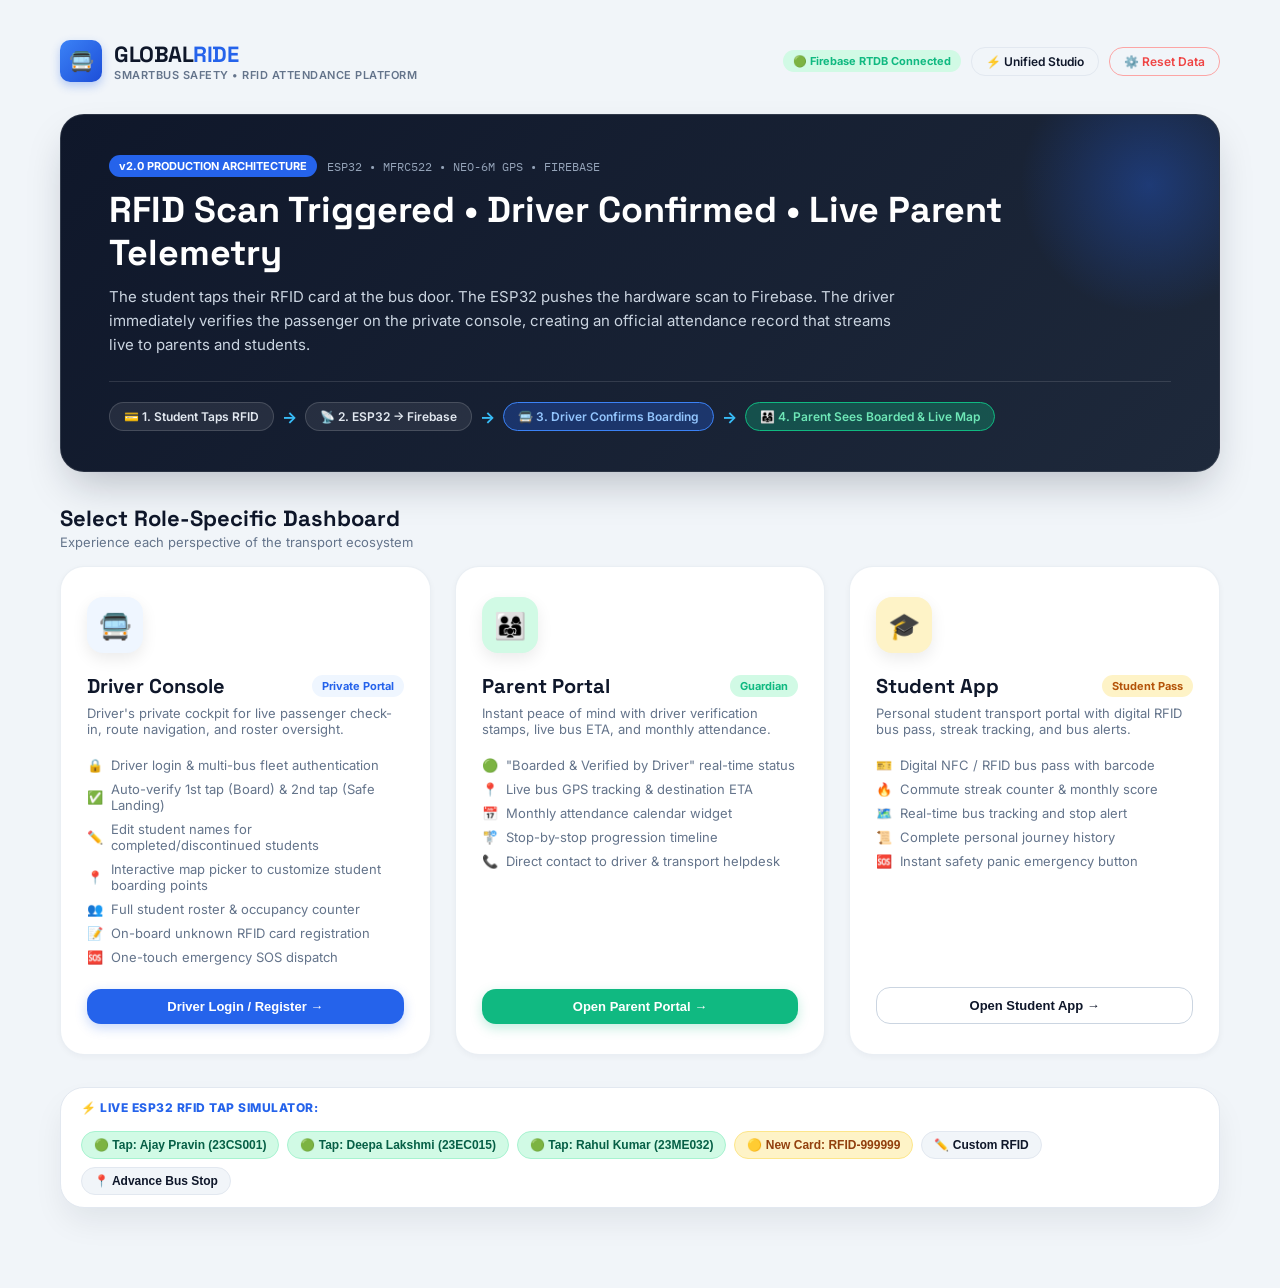
<file: index.html>
<!DOCTYPE html>
<html lang="en">
<head>
  <meta charset="UTF-8">
  <meta name="viewport" content="width=device-width, initial-scale=1.0">
  <title>SMARTBUS &bull; GlobalRide — Smart College Bus Attendance Platform</title>
  
  <!-- Google Fonts -->
  <link rel="preconnect" href="https://fonts.googleapis.com">
  <link rel="preconnect" href="https://fonts.gstatic.com" crossorigin>
  <link href="https://fonts.googleapis.com/css2?family=IBM+Plex+Mono:wght@400;500;600&family=Inter:wght@300;400;500;600;700;800&family=Space+Grotesk:wght@500;600;700&display=swap" rel="stylesheet">
  
  <!-- Shared GlobalRide Design System -->
  <link rel="stylesheet" href="globalride.css">

  <style>
    body {
      background: #f1f5f9;
    }

    .landing-container {
      max-width: 1200px;
      margin: 0 auto;
      padding: 40px 20px 80px 20px;
      display: flex;
      flex-direction: column;
      gap: 32px;
    }

    .landing-hero {
      background: linear-gradient(135deg, #0f172a 0%, #1e293b 100%);
      color: #fff;
      border-radius: var(--radius-xl);
      padding: 40px 48px;
      box-shadow: 0 20px 40px -10px rgba(15, 23, 42, 0.25);
      position: relative;
      overflow: hidden;
      border: 1px solid rgba(255, 255, 255, 0.1);
    }

    .landing-hero::before {
      content: '';
      position: absolute;
      right: -60px;
      top: -60px;
      width: 260px;
      height: 260px;
      background: radial-gradient(circle, rgba(37, 99, 235, 0.35) 0%, rgba(37, 99, 235, 0) 70%);
      pointer-events: none;
    }

    .workflow-pill-bar {
      display: flex;
      align-items: center;
      gap: 8px;
      flex-wrap: wrap;
      margin-top: 24px;
      padding-top: 20px;
      border-top: 1px solid rgba(255, 255, 255, 0.12);
    }

    .wf-step {
      display: inline-flex;
      align-items: center;
      gap: 8px;
      background: rgba(255, 255, 255, 0.08);
      border: 1px solid rgba(255, 255, 255, 0.15);
      padding: 6px 14px;
      border-radius: var(--radius-pill);
      font-size: 12px;
      font-weight: 600;
      color: #e2e8f0;
    }

    .wf-arrow {
      color: #38bdf8;
      font-weight: 700;
    }

    /* Portal Launch Cards Grid */
    .portal-cards-grid {
      display: grid;
      grid-template-columns: repeat(3, 1fr);
      gap: 24px;
    }

    @media (max-width: 900px) {
      .portal-cards-grid {
        grid-template-columns: 1fr;
      }
      .landing-hero {
        padding: 28px 24px;
      }
    }

    .portal-card {
      background: #ffffff;
      border-radius: var(--radius-xl);
      padding: 30px 26px;
      border: 1px solid var(--border-subtle);
      box-shadow: var(--shadow-sm);
      display: flex;
      flex-direction: column;
      text-decoration: none;
      color: inherit;
      position: relative;
      transition: all var(--transition-normal);
    }

    .portal-card:hover {
      transform: translateY(-6px);
      box-shadow: var(--shadow-lg);
      border-color: var(--primary);
    }

    .portal-card-icon {
      width: 56px;
      height: 56px;
      border-radius: 16px;
      display: flex;
      align-items: center;
      justify-content: center;
      font-size: 26px;
      margin-bottom: 20px;
      box-shadow: 0 6px 16px rgba(0, 0, 0, 0.08);
    }

    .portal-features-list {
      list-style: none;
      display: flex;
      flex-direction: column;
      gap: 8px;
      margin: 20px 0 24px 0;
      font-size: 13px;
      color: var(--text-muted);
    }

    .portal-features-list li {
      display: flex;
      align-items: center;
      gap: 8px;
    }
  </style>
</head>
<body>

  <div class="landing-container">
    
    <!-- Top Header Brand Navigation -->
    <header style="display:flex; justify-content:space-between; align-items:center; flex-wrap:wrap; gap:16px;">
      <div style="display:flex; align-items:center; gap:12px;">
        <div class="brand-logo-icon" style="width:42px; height:42px; font-size:20px;">🚍</div>
        <div>
          <div class="brand-text" style="font-size:22px;">GLOBAL<span>RIDE</span></div>
          <div style="font-size:11px; color:var(--text-muted); font-weight:600; letter-spacing:0.5px;">SMARTBUS SAFETY &bull; RFID ATTENDANCE PLATFORM</div>
        </div>
      </div>

      <div style="display:flex; align-items:center; gap:10px;">
        <span class="gr-pill-badge gr-pill-green">🟢 Firebase RTDB Connected</span>
        <a href="bus_dashboard.html" class="btn-gr btn-gr-outline" style="font-size:12px; padding:6px 14px;">
          ⚡ Unified Studio
        </a>
        <a href="reset_data.html" class="btn-gr btn-gr-outline" style="font-size:12px; padding:6px 14px; color:#ef4444; border-color:#fca5a5;" title="System Reset &amp; Clean Data">
          ⚙️ Reset Data
        </a>
      </div>
    </header>

    <!-- Executive Hero Banner -->
    <section class="landing-hero">
      <div style="display:flex; align-items:center; gap:10px;">
        <span class="gr-pill-badge gr-pill-blue" style="background:#2563eb; color:#fff;">v2.0 PRODUCTION ARCHITECTURE</span>
        <span style="font-family:'IBM Plex Mono'; font-size:12px; color:#94a3b8;">ESP32 &bull; MFRC522 &bull; NEO-6M GPS &bull; FIREBASE</span>
      </div>

      <h1 style="font-family:'Space Grotesk'; font-size:36px; font-weight:800; margin-top:12px; line-height:1.2;">
        RFID Scan Triggered &bull; Driver Confirmed &bull; Live Parent Telemetry
      </h1>
      <p style="color:#cbd5e1; font-size:15px; max-width:800px; margin-top:10px; line-height:1.6;">
        The student taps their RFID card at the bus door. The ESP32 pushes the hardware scan to Firebase. The driver immediately verifies the passenger on the private console, creating an official attendance record that streams live to parents and students.
      </p>

      <!-- Workflow Timeline Pills -->
      <div class="workflow-pill-bar">
        <div class="wf-step">
          <span>💳 1. Student Taps RFID</span>
        </div>
        <span class="wf-arrow">&rarr;</span>
        <div class="wf-step">
          <span>📡 2. ESP32 &rarr; Firebase</span>
        </div>
        <span class="wf-arrow">&rarr;</span>
        <div class="wf-step" style="background:rgba(37, 99, 235, 0.3); border-color:#3b82f6; color:#93c5fd;">
          <span>🚍 3. Driver Confirms Boarding</span>
        </div>
        <span class="wf-arrow">&rarr;</span>
        <div class="wf-step" style="background:rgba(16, 185, 129, 0.3); border-color:#10b981; color:#6ee7b7;">
          <span>👨‍👩‍👧 4. Parent Sees Boarded & Live Map</span>
        </div>
      </div>
    </section>

    <!-- Role Portals Grid -->
    <section>
      <div style="margin-bottom:16px;">
        <h2 style="font-family:'Space Grotesk'; font-size:22px; font-weight:700;">Select Role-Specific Dashboard</h2>
        <p style="font-size:13px; color:var(--text-muted); margin-top:2px;">Experience each perspective of the transport ecosystem</p>
      </div>

      <div class="portal-cards-grid">
        
        <!-- Role 1: Driver Dashboard -->
        <a href="driver_auth.html" class="portal-card">
          <div class="portal-card-icon" style="background:#eff6ff; color:#2563eb;">
            🚍
          </div>
          <div style="display:flex; justify-content:space-between; align-items:center;">
            <h3 style="font-family:'Space Grotesk'; font-size:20px; font-weight:700;">Driver Console</h3>
            <span class="gr-pill-badge gr-pill-blue">Private Portal</span>
          </div>
          <p style="font-size:13px; color:var(--text-muted); margin-top:6px;">
            Driver's private cockpit for live passenger check-in, route navigation, and roster oversight.
          </p>
          <ul class="portal-features-list">
            <li><span>🔒</span> Driver login &amp; multi-bus fleet authentication</li>
            <li><span>✅</span> Auto-verify 1st tap (Board) & 2nd tap (Safe Landing)</li>
            <li><span>✏️</span> Edit student names for completed/discontinued students</li>
            <li><span>📍</span> Interactive map picker to customize student boarding points</li>
            <li><span>👥</span> Full student roster & occupancy counter</li>
            <li><span>📝</span> On-board unknown RFID card registration</li>
            <li><span>🆘</span> One-touch emergency SOS dispatch</li>
          </ul>
          <div style="margin-top:auto;">
            <button class="btn-gr btn-gr-primary" style="width:100%;">
              Driver Login / Register &rarr;
            </button>
          </div>
        </a>

        <!-- Role 2: Parent Dashboard -->
        <a href="parent_dashboard.html" class="portal-card">
          <div class="portal-card-icon" style="background:#d1fae5; color:#059669;">
            👨‍👩‍👧
          </div>
          <div style="display:flex; justify-content:space-between; align-items:center;">
            <h3 style="font-family:'Space Grotesk'; font-size:20px; font-weight:700;">Parent Portal</h3>
            <span class="gr-pill-badge gr-pill-green">Guardian</span>
          </div>
          <p style="font-size:13px; color:var(--text-muted); margin-top:6px;">
            Instant peace of mind with driver verification stamps, live bus ETA, and monthly attendance.
          </p>
          <ul class="portal-features-list">
            <li><span>🟢</span> "Boarded & Verified by Driver" real-time status</li>
            <li><span>📍</span> Live bus GPS tracking & destination ETA</li>
            <li><span>📅</span> Monthly attendance calendar widget</li>
            <li><span>🚏</span> Stop-by-stop progression timeline</li>
            <li><span>📞</span> Direct contact to driver & transport helpdesk</li>
          </ul>
          <div style="margin-top:auto;">
            <button class="btn-gr btn-gr-success" style="width:100%;">
              Open Parent Portal &rarr;
            </button>
          </div>
        </a>

        <!-- Role 3: Student Dashboard -->
        <a href="student_dashboard.html" class="portal-card">
          <div class="portal-card-icon" style="background:#fef3c7; color:#d97706;">
            🎓
          </div>
          <div style="display:flex; justify-content:space-between; align-items:center;">
            <h3 style="font-family:'Space Grotesk'; font-size:20px; font-weight:700;">Student App</h3>
            <span class="gr-pill-badge gr-pill-orange">Student Pass</span>
          </div>
          <p style="font-size:13px; color:var(--text-muted); margin-top:6px;">
            Personal student transport portal with digital RFID bus pass, streak tracking, and bus alerts.
          </p>
          <ul class="portal-features-list">
            <li><span>🎫</span> Digital NFC / RFID bus pass with barcode</li>
            <li><span>🔥</span> Commute streak counter & monthly score</li>
            <li><span>🗺️</span> Real-time bus tracking and stop alert</li>
            <li><span>📜</span> Complete personal journey history</li>
            <li><span>🆘</span> Instant safety panic emergency button</li>
          </ul>
          <div style="margin-top:auto;">
            <button class="btn-gr btn-gr-outline" style="width:100%; border-color:#cbd5e1;">
              Open Student App &rarr;
            </button>
          </div>
        </a>

      </div>
    </section>

    <!-- LIVE HARDWARE SIMULATOR BAR -->
    <section class="simulator-dock">
      <div class="sim-title-tag">
        <span>⚡ LIVE ESP32 RFID TAP SIMULATOR:</span>
      </div>
      <div class="sim-btn-group">
        <button class="btn-sim sim-green" onclick="testTap('RFID-102938')">🟢 Tap: Ajay Pravin (23CS001)</button>
        <button class="btn-sim sim-green" onclick="testTap('RFID-882194')">🟢 Tap: Deepa Lakshmi (23EC015)</button>
        <button class="btn-sim sim-green" onclick="testTap('RFID-554412')">🟢 Tap: Rahul Kumar (23ME032)</button>
        <button class="btn-sim sim-yellow" onclick="testTap('RFID-999999')">🟡 New Card: RFID-999999</button>
        <button class="btn-sim" onclick="promptCustom()">✏️ Custom RFID</button>
        <button class="btn-sim" onclick="advanceStop()">📍 Advance Bus Stop</button>
      </div>
    </section>

  </div>

  <!-- Toast Container -->
  <div class="gr-toast-container" id="toastContainer"></div>

  <!-- Shared Store -->
  <script src="shared_store.js"></script>

  <script>
    let stopIdx = 1;

    window.addEventListener('DOMContentLoaded', () => {
      window.smartBusStore.subscribe((eventType, payload, state) => {
        if (eventType === 'UNKNOWN_CARD_DETECTED') {
          showToast(`⚠️ NEW UNREGISTERED CARD SCANNED: ${payload.rfid}! Open Driver Console to register!`, 'warning');
        } else if (eventType === 'STUDENT_BOARDED') {
          showToast(`🟢 1st Tap: ${payload.student.name} (${payload.student.student_id}) Boarded BUS001!`, 'success');
        } else if (eventType === 'STUDENT_LANDED') {
          showToast(`🏁 2nd Tap: ${payload.student.name} (${payload.student.student_id}) Safely Landed / Dropped Off!`, 'success');
        } else if (eventType === 'STUDENT_REGISTERED') {
          showToast(`🎉 Registered & Boarded: ${payload.student.name}!`, 'success');
        }
      });
    });

    function testTap(rfid) {
      window.smartBusStore.handleIncomingScan(rfid);
    }

    function promptCustom() {
      const rfid = prompt("Enter RFID UID (e.g. RFID-889900):", "RFID-556677");
      if (rfid) window.smartBusStore.handleIncomingScan(rfid);
    }

    function advanceStop() {
      stopIdx = (stopIdx + 1) % 4;
      window.smartBusStore.advanceRoute(stopIdx);
      const stopName = window.smartBusStore.getState().busData.current_stop;
      showToast(`📍 Bus reached: ${stopName}`, 'info');
    }

    function showToast(msg, type = 'info') {
      const container = document.getElementById('toastContainer');
      const toast = document.createElement('div');
      toast.className = `gr-toast ${type}`;
      toast.innerHTML = `<span>${msg}</span>`;
      container.appendChild(toast);
      setTimeout(() => {
        toast.style.opacity = '0';
        toast.style.transform = 'translateX(100%)';
        setTimeout(() => toast.remove(), 300);
      }, 4000);
    }
  </script>
</body>
</html>
</file>
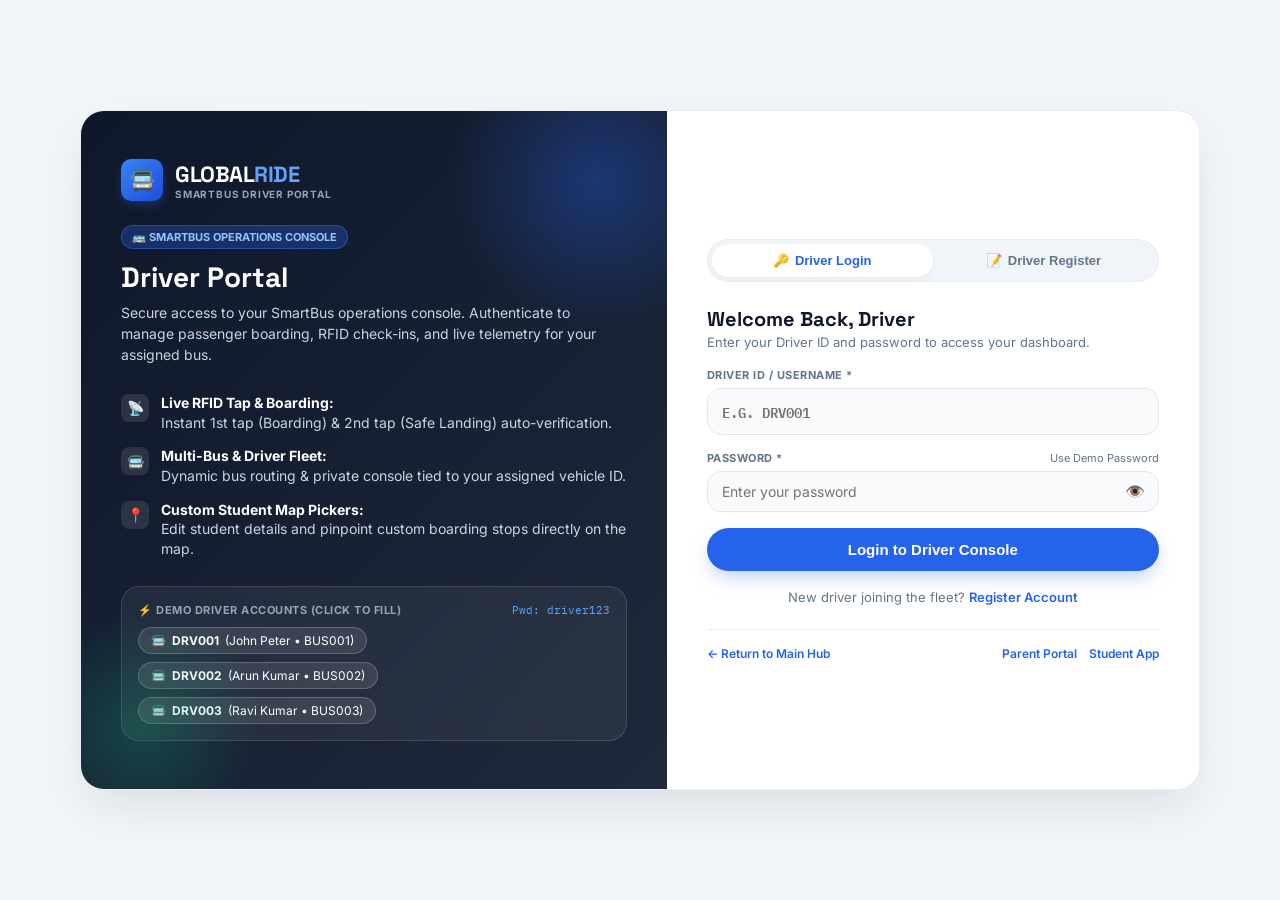
<file: driver_auth.html>
<!DOCTYPE html>
<html lang="en">
<head>
  <meta charset="UTF-8">
  <meta name="viewport" content="width=device-width, initial-scale=1.0">
  <title>Driver Portal &bull; Login &amp; Registration — SMARTBUS GlobalRide</title>

  <!-- Google Fonts -->
  <link rel="preconnect" href="https://fonts.googleapis.com">
  <link rel="preconnect" href="https://fonts.gstatic.com" crossorigin>
  <link href="https://fonts.googleapis.com/css2?family=IBM+Plex+Mono:wght@400;500;600&family=Inter:wght@300;400;500;600;700;800&family=Space+Grotesk:wght@500;600;700;800&display=swap" rel="stylesheet">

  <!-- Shared GlobalRide Design System -->
  <link rel="stylesheet" href="globalride.css">

  <style>
    body {
      background: #f1f5f9;
      min-height: 100vh;
      display: flex;
      flex-direction: column;
      justify-content: center;
      align-items: center;
      padding: 24px 16px;
    }

    .auth-wrapper {
      width: 100%;
      max-width: 1120px;
      display: grid;
      grid-template-columns: 1.1fr 1fr;
      background: #ffffff;
      border-radius: var(--radius-xl);
      border: 1px solid var(--border-subtle);
      box-shadow: 0 20px 50px -12px rgba(15, 23, 42, 0.12);
      overflow: hidden;
      min-height: 640px;
    }

    @media (max-width: 900px) {
      .auth-wrapper {
        grid-template-columns: 1fr;
        max-width: 520px;
      }
      .auth-hero-panel {
        padding: 32px 24px !important;
      }
      .auth-form-panel {
        padding: 32px 24px !important;
      }
    }

    /* Left Hero Panel */
    .auth-hero-panel {
      background: linear-gradient(135deg, #0f172a 0%, #1e293b 100%);
      color: #ffffff;
      padding: 48px 40px;
      display: flex;
      flex-direction: column;
      justify-content: space-between;
      position: relative;
      overflow: hidden;
    }

    .auth-hero-panel::before {
      content: '';
      position: absolute;
      top: -80px;
      right: -80px;
      width: 300px;
      height: 300px;
      background: radial-gradient(circle, rgba(37, 99, 235, 0.35) 0%, rgba(37, 99, 235, 0) 70%);
      pointer-events: none;
    }

    .auth-hero-panel::after {
      content: '';
      position: absolute;
      bottom: -60px;
      left: -60px;
      width: 240px;
      height: 240px;
      background: radial-gradient(circle, rgba(16, 185, 129, 0.25) 0%, rgba(16, 185, 129, 0) 70%);
      pointer-events: none;
    }

    .hero-features-list {
      list-style: none;
      display: flex;
      flex-direction: column;
      gap: 14px;
      margin: 28px 0;
    }

    .hero-features-list li {
      display: flex;
      align-items: flex-start;
      gap: 12px;
      font-size: 14px;
      color: #cbd5e1;
      line-height: 1.4;
    }

    .hero-features-list li .feat-icon {
      width: 28px;
      height: 28px;
      border-radius: 8px;
      background: rgba(255, 255, 255, 0.1);
      display: flex;
      align-items: center;
      justify-content: center;
      font-size: 14px;
      flex-shrink: 0;
      margin-top: 1px;
    }

    .hero-features-list li strong {
      color: #ffffff;
    }

    .demo-drivers-card {
      background: rgba(255, 255, 255, 0.06);
      border: 1px solid rgba(255, 255, 255, 0.12);
      border-radius: var(--radius-lg);
      padding: 16px;
      backdrop-filter: blur(10px);
    }

    .demo-driver-chips {
      display: flex;
      flex-wrap: wrap;
      gap: 8px;
      margin-top: 10px;
    }

    .demo-chip {
      background: rgba(255, 255, 255, 0.1);
      border: 1px solid rgba(255, 255, 255, 0.2);
      border-radius: var(--radius-pill);
      padding: 5px 12px;
      font-size: 12px;
      color: #ffffff;
      cursor: pointer;
      display: flex;
      align-items: center;
      gap: 6px;
      transition: all var(--transition-fast);
    }

    .demo-chip:hover {
      background: var(--primary);
      border-color: #60a5fa;
      transform: translateY(-1px);
    }

    /* Right Form Panel */
    .auth-form-panel {
      padding: 44px 40px;
      display: flex;
      flex-direction: column;
      justify-content: center;
      background: #ffffff;
    }

    .auth-tab-switch {
      display: flex;
      background: var(--bg-muted);
      padding: 4px;
      border-radius: var(--radius-pill);
      margin-bottom: 24px;
      border: 1px solid var(--border-subtle);
    }

    .auth-tab-btn {
      flex: 1;
      text-align: center;
      padding: 9px 16px;
      font-size: 13px;
      font-weight: 700;
      border-radius: var(--radius-pill);
      border: none;
      background: transparent;
      color: var(--text-muted);
      cursor: pointer;
      transition: all var(--transition-fast);
      display: flex;
      align-items: center;
      justify-content: center;
      gap: 6px;
    }

    .auth-tab-btn.active {
      background: #ffffff;
      color: var(--primary);
      box-shadow: var(--shadow-sm);
    }

    .form-group {
      margin-bottom: 16px;
    }

    .form-group label {
      display: block;
      font-size: 11px;
      font-weight: 700;
      letter-spacing: 0.5px;
      color: var(--text-muted);
      margin-bottom: 6px;
      text-transform: uppercase;
    }

    .form-input-wrapper {
      position: relative;
      display: flex;
      align-items: center;
    }

    .form-input {
      width: 100%;
      padding: 11px 14px;
      border-radius: var(--radius-md);
      border: 1px solid var(--border-color);
      background: var(--bg-input);
      font-size: 14px;
      color: var(--text-main);
      outline: none;
      transition: all var(--transition-fast);
      font-family: inherit;
    }

    .form-input:focus {
      border-color: var(--primary);
      background: #ffffff;
      box-shadow: 0 0 0 3px var(--primary-subtle);
    }

    .form-input.has-pwd-toggle {
      padding-right: 42px;
    }

    .pwd-toggle-btn {
      position: absolute;
      right: 10px;
      background: none;
      border: none;
      cursor: pointer;
      font-size: 16px;
      color: var(--text-muted);
      padding: 4px;
      border-radius: 4px;
      display: flex;
      align-items: center;
      justify-content: center;
      transition: color var(--transition-fast);
    }

    .pwd-toggle-btn:hover {
      color: var(--text-main);
    }

    .form-row-2 {
      display: grid;
      grid-template-columns: 1fr 1fr;
      gap: 12px;
    }

    @media (max-width: 540px) {
      .form-row-2 {
        grid-template-columns: 1fr;
      }
    }

    .auth-btn-submit {
      width: 100%;
      padding: 13px;
      font-size: 15px;
      font-weight: 700;
      border-radius: var(--radius-pill);
      background: var(--primary);
      color: #ffffff;
      border: none;
      cursor: pointer;
      box-shadow: var(--shadow-blue);
      transition: all var(--transition-fast);
      display: flex;
      align-items: center;
      justify-content: center;
      gap: 8px;
      margin-top: 10px;
    }

    .auth-btn-submit:hover:not(:disabled) {
      background: var(--primary-hover);
      transform: translateY(-1px);
    }

    .auth-btn-submit:disabled {
      opacity: 0.65;
      cursor: not-allowed;
    }

    .auth-banner {
      padding: 12px 16px;
      border-radius: var(--radius-md);
      font-size: 13px;
      margin-bottom: 18px;
      display: flex;
      align-items: center;
      gap: 10px;
      line-height: 1.4;
      animation: fadeIn 0.2s ease;
    }

    @keyframes fadeIn {
      from { opacity: 0; transform: translateY(-4px); }
      to { opacity: 1; transform: translateY(0); }
    }

    .auth-banner.error {
      background: #fee2e2;
      border: 1px solid #fca5a5;
      color: #991b1b;
    }

    .auth-banner.success {
      background: #d1fae5;
      border: 1px solid #6ee7b7;
      color: #065f46;
    }

    .auth-banner.info {
      background: #eff6ff;
      border: 1px solid #93c5fd;
      color: #1e40af;
    }

    .auth-banner.warning {
      background: #fef3c7;
      border: 1px solid #fcd34d;
      color: #92400e;
    }

    .spinner {
      width: 16px;
      height: 16px;
      border: 2px solid rgba(255, 255, 255, 0.3);
      border-radius: 50%;
      border-top-color: #ffffff;
      animation: spin 0.8s linear infinite;
    }

    @keyframes spin {
      to { transform: rotate(360deg); }
    }

    .portal-nav-bar {
      margin-top: 24px;
      padding-top: 16px;
      border-top: 1px solid var(--border-subtle);
      display: flex;
      justify-content: space-between;
      align-items: center;
      font-size: 12px;
      color: var(--text-muted);
    }

    .portal-nav-bar a {
      color: var(--primary);
      text-decoration: none;
      font-weight: 600;
    }

    .portal-nav-bar a:hover {
      text-decoration: underline;
    }

    .active-session-banner {
      background: #eff6ff;
      border: 1px solid #bfdbfe;
      border-radius: var(--radius-md);
      padding: 12px 14px;
      margin-bottom: 20px;
      display: flex;
      align-items: center;
      justify-content: space-between;
      gap: 12px;
    }
  </style>
</head>
<body>

  <div class="auth-wrapper">
    
    <!-- LEFT PANEL: Brand, Purpose & Demo Accounts -->
    <div class="auth-hero-panel">
      <div>
        <div style="display:flex; align-items:center; gap:12px; margin-bottom:24px;">
          <div class="brand-logo-icon" style="width:42px; height:42px; font-size:20px;">🚍</div>
          <div>
            <div class="brand-text" style="font-size:22px; color:#fff;">GLOBAL<span style="color:#60a5fa;">RIDE</span></div>
            <div style="font-size:10px; color:#94a3b8; font-weight:700; letter-spacing:0.8px;">SMARTBUS DRIVER PORTAL</div>
          </div>
        </div>

        <div style="margin-top:16px;">
          <span class="gr-pill-badge gr-pill-blue" style="background:rgba(37,99,235,0.3); color:#93c5fd; border:1px solid rgba(59,130,246,0.4);">
            🚌 SMARTBUS OPERATIONS CONSOLE
          </span>
          <h1 style="font-family:'Space Grotesk'; font-size:28px; font-weight:800; margin-top:12px; line-height:1.2;">
            Driver Portal
          </h1>
          <p style="color:#cbd5e1; font-size:14px; margin-top:8px; line-height:1.5;">
            Secure access to your SmartBus operations console. Authenticate to manage passenger boarding, RFID check-ins, and live telemetry for your assigned bus.
          </p>
        </div>

        <ul class="hero-features-list">
          <li>
            <div class="feat-icon">📡</div>
            <div>
              <strong>Live RFID Tap &amp; Boarding:</strong>
              <div>Instant 1st tap (Boarding) &amp; 2nd tap (Safe Landing) auto-verification.</div>
            </div>
          </li>
          <li>
            <div class="feat-icon">🚍</div>
            <div>
              <strong>Multi-Bus &amp; Driver Fleet:</strong>
              <div>Dynamic bus routing &amp; private console tied to your assigned vehicle ID.</div>
            </div>
          </li>
          <li>
            <div class="feat-icon">📍</div>
            <div>
              <strong>Custom Student Map Pickers:</strong>
              <div>Edit student details and pinpoint custom boarding stops directly on the map.</div>
            </div>
          </li>
        </ul>
      </div>

      <!-- Quick Demo Credentials Box -->
      <div class="demo-drivers-card">
        <div style="display:flex; justify-content:space-between; align-items:center;">
          <span style="font-size:11px; font-weight:700; letter-spacing:0.5px; color:#94a3b8; text-transform:uppercase;">
            ⚡ Demo Driver Accounts (Click to fill)
          </span>
          <span style="font-family:'IBM Plex Mono'; font-size:11px; color:#60a5fa;">Pwd: driver123</span>
        </div>
        <div class="demo-driver-chips">
          <div class="demo-chip" onclick="fillDemoDriver('DRV001', 'driver123')" title="John Peter &bull; Bus BUS001">
            <span>🚍</span> <strong>DRV001</strong> (John Peter &bull; BUS001)
          </div>
          <div class="demo-chip" onclick="fillDemoDriver('DRV002', 'driver123')" title="Arun Kumar &bull; Bus BUS002">
            <span>🚍</span> <strong>DRV002</strong> (Arun Kumar &bull; BUS002)
          </div>
          <div class="demo-chip" onclick="fillDemoDriver('DRV003', 'driver123')" title="Ravi Kumar &bull; Bus BUS003">
            <span>🚍</span> <strong>DRV003</strong> (Ravi Kumar &bull; BUS003)
          </div>
        </div>
      </div>
    </div>

    <!-- RIGHT PANEL: Authentication Tabs & Forms -->
    <div class="auth-form-panel">
      
      <!-- Tab Switcher -->
      <div class="auth-tab-switch">
        <button type="button" class="auth-tab-btn active" id="tabBtnLogin" onclick="switchAuthTab('login')">
          <span>🔑</span> Driver Login
        </button>
        <button type="button" class="auth-tab-btn" id="tabBtnRegister" onclick="switchAuthTab('register')">
          <span>📝</span> Driver Register
        </button>
      </div>

      <!-- Active Session Notice (If already logged in) -->
      <div id="activeSessionNotice" class="active-session-banner" style="display:none;">
        <div style="display:flex; align-items:center; gap:8px;">
          <span style="font-size:18px;">👋</span>
          <div>
            <div style="font-size:12px; font-weight:700; color:#1e40af;" id="activeSessionText">Logged in as Driver</div>
            <div style="font-size:11px; color:#3b82f6;">You currently have an active session.</div>
          </div>
        </div>
        <div style="display:flex; gap:6px;">
          <a href="driver_dashboard.html" class="btn-gr btn-gr-primary" style="font-size:11px; padding:4px 10px; text-decoration:none;">Dashboard &rarr;</a>
          <button type="button" class="btn-gr btn-gr-outline" style="font-size:11px; padding:4px 8px;" onclick="handleQuickLogout()">Logout</button>
        </div>
      </div>

      <!-- Feedback Banner (Error / Success / Info) -->
      <div id="authBanner" style="display:none;" class="auth-banner">
        <span id="authBannerIcon">⚠️</span>
        <span id="authBannerText">Message</span>
      </div>

      <!-- ==========================================
           FORM A: DRIVER LOGIN
           ========================================== -->
      <form id="driverLoginForm" onsubmit="handleDriverLogin(event)">
        <div style="margin-bottom:18px;">
          <h2 style="font-family:'Space Grotesk'; font-size:20px; font-weight:700; color:var(--text-main);">
            Welcome Back, Driver
          </h2>
          <p style="font-size:13px; color:var(--text-muted); margin-top:2px;">
            Enter your Driver ID and password to access your dashboard.
          </p>
        </div>

        <!-- Driver ID Field -->
        <div class="form-group">
          <label for="loginDriverId">Driver ID / Username *</label>
          <div class="form-input-wrapper">
            <input type="text" id="loginDriverId" required placeholder="e.g. DRV001" class="form-input" style="font-family:'IBM Plex Mono'; font-weight:600; text-transform:uppercase;" autocomplete="username">
          </div>
        </div>

        <!-- Password Field -->
        <div class="form-group">
          <div style="display:flex; justify-content:space-between; align-items:center; margin-bottom:6px;">
            <label for="loginPassword" style="margin-bottom:0;">Password *</label>
            <span style="font-size:11px; color:var(--text-muted); cursor:pointer;" onclick="fillDemoDriver('DRV001', 'driver123')">Use Demo Password</span>
          </div>
          <div class="form-input-wrapper">
            <input type="password" id="loginPassword" required placeholder="Enter your password" class="form-input has-pwd-toggle" autocomplete="current-password">
            <button type="button" class="pwd-toggle-btn" onclick="togglePasswordVisibility('loginPassword', this)" title="Show/Hide Password">
              👁️
            </button>
          </div>
        </div>

        <!-- Submit Button -->
        <button type="submit" id="loginSubmitBtn" class="auth-btn-submit">
          <span id="loginBtnText">Login to Driver Console</span>
          <span id="loginBtnSpinner" class="spinner" style="display:none;"></span>
        </button>

        <div style="text-align:center; margin-top:18px; font-size:13px; color:var(--text-muted);">
          New driver joining the fleet? 
          <a href="javascript:void(0)" onclick="switchAuthTab('register')" style="color:var(--primary); font-weight:600; text-decoration:none;">
            Register Account
          </a>
        </div>
      </form>

      <!-- ==========================================
           FORM B: DRIVER REGISTER
           ========================================== -->
      <form id="driverRegisterForm" onsubmit="handleDriverRegister(event)" style="display:none;">
        <div style="margin-bottom:16px;">
          <h2 style="font-family:'Space Grotesk'; font-size:20px; font-weight:700; color:var(--text-main);">
            Create Driver Account
          </h2>
          <p style="font-size:13px; color:var(--text-muted); margin-top:2px;">
            Register a new driver profile with assigned bus and license details.
          </p>
        </div>

        <!-- Full Name -->
        <div class="form-group">
          <label for="regFullName">Full Name *</label>
          <input type="text" id="regFullName" required placeholder="e.g. Arun Kumar" class="form-input" autocomplete="name">
        </div>

        <!-- Driver ID & Bus ID Grid -->
        <div class="form-row-2">
          <div class="form-group">
            <label for="regDriverId">Driver ID / Username *</label>
            <input type="text" id="regDriverId" required placeholder="e.g. DRV004" class="form-input" style="font-family:'IBM Plex Mono'; font-weight:600; text-transform:uppercase;">
          </div>
          <div class="form-group">
            <label for="regBusId">Assigned Bus ID *</label>
            <input type="text" id="regBusId" required placeholder="e.g. BUS002" class="form-input" style="font-family:'IBM Plex Mono'; font-weight:600; text-transform:uppercase;">
          </div>
        </div>

        <!-- Phone & License Grid -->
        <div class="form-row-2">
          <div class="form-group">
            <label for="regPhone">Mobile Number *</label>
            <input type="tel" id="regPhone" required placeholder="+91 98765 43210" class="form-input" autocomplete="tel">
          </div>
          <div class="form-group">
            <label for="regLicense">Driving License Number *</label>
            <input type="text" id="regLicense" required placeholder="DL-TN33-2024-00123" class="form-input" style="font-family:'IBM Plex Mono'; text-transform:uppercase;">
          </div>
        </div>

        <!-- Password & Confirm Password Grid -->
        <div class="form-row-2">
          <div class="form-group">
            <label for="regPassword">Password *</label>
            <div class="form-input-wrapper">
              <input type="password" id="regPassword" required minlength="6" placeholder="Min 6 characters" class="form-input has-pwd-toggle" autocomplete="new-password">
              <button type="button" class="pwd-toggle-btn" onclick="togglePasswordVisibility('regPassword', this)" title="Show/Hide Password">
                👁️
              </button>
            </div>
          </div>
          <div class="form-group">
            <label for="regConfirmPassword">Confirm Password *</label>
            <div class="form-input-wrapper">
              <input type="password" id="regConfirmPassword" required minlength="6" placeholder="Re-enter password" class="form-input has-pwd-toggle" autocomplete="new-password">
              <button type="button" class="pwd-toggle-btn" onclick="togglePasswordVisibility('regConfirmPassword', this)" title="Show/Hide Password">
                👁️
              </button>
            </div>
          </div>
        </div>

        <!-- Submit Button -->
        <button type="submit" id="regSubmitBtn" class="auth-btn-submit" style="background:#10b981;">
          <span id="regBtnText">Create Driver Account</span>
          <span id="regBtnSpinner" class="spinner" style="display:none;"></span>
        </button>

        <div style="text-align:center; margin-top:14px; font-size:13px; color:var(--text-muted);">
          Already have an account? 
          <a href="javascript:void(0)" onclick="switchAuthTab('login')" style="color:var(--primary); font-weight:600; text-decoration:none;">
            Back to Login
          </a>
        </div>
      </form>

      <!-- Bottom Portal Links -->
      <div class="portal-nav-bar">
        <a href="index.html">&larr; Return to Main Hub</a>
        <div style="display:flex; gap:12px;">
          <a href="parent_dashboard.html">Parent Portal</a>
          <a href="student_dashboard.html">Student App</a>
        </div>
      </div>

    </div>

  </div>

  <!-- Shared Store -->
  <script src="shared_store.js"></script>

  <script>
    let currentTab = 'login';

    window.addEventListener('DOMContentLoaded', () => {
      checkUrlParams();
      checkActiveSession();
    });

    // Check URL parameters for redirection alerts (e.g. ?msg=unauthorized)
    function checkUrlParams() {
      const urlParams = new URLSearchParams(window.location.search);
      const msg = urlParams.get('msg');
      const driverId = urlParams.get('driver_id');

      if (msg === 'unauthorized') {
        showBanner('warning', '🔒 Please login as a driver to access the Driver Console.');
      } else if (msg === 'logged_out') {
        showBanner('info', '✅ You have been logged out successfully.');
      } else if (msg === 'expired') {
        showBanner('warning', '⚠️ Your session has expired. Please login again.');
      }

      if (driverId) {
        document.getElementById('loginDriverId').value = driverId.toUpperCase();
      }
    }

    // Check if driver session is already active
    function checkActiveSession() {
      const driver = window.smartBusStore.getAuthenticatedDriver();
      const banner = document.getElementById('activeSessionNotice');
      if (driver && driver.driver_id) {
        document.getElementById('activeSessionText').textContent = `Logged in as ${driver.name} (${driver.bus_id} &bull; ${driver.driver_id})`;
        banner.style.display = 'flex';
      } else {
        banner.style.display = 'none';
      }
    }

    function handleQuickLogout() {
      window.smartBusStore.logoutDriver();
      document.getElementById('activeSessionNotice').style.display = 'none';
      showBanner('info', '✅ Logged out successfully.');
    }

    // Switch between Login and Register tabs
    function switchAuthTab(tab) {
      currentTab = tab;
      hideBanner();

      const btnLogin = document.getElementById('tabBtnLogin');
      const btnReg = document.getElementById('tabBtnRegister');
      const formLogin = document.getElementById('driverLoginForm');
      const formReg = document.getElementById('driverRegisterForm');

      if (tab === 'login') {
        btnLogin.classList.add('active');
        btnReg.classList.remove('active');
        formLogin.style.display = 'block';
        formReg.style.display = 'none';
        document.getElementById('loginDriverId').focus();
      } else {
        btnReg.classList.add('active');
        btnLogin.classList.remove('active');
        formLogin.style.display = 'none';
        formReg.style.display = 'block';
        document.getElementById('regFullName').focus();
      }
    }

    // Toggle Show/Hide password for input fields
    function togglePasswordVisibility(inputId, btn) {
      const input = document.getElementById(inputId);
      if (!input) return;
      if (input.type === 'password') {
        input.type = 'text';
        btn.textContent = '🙈';
        btn.title = 'Hide Password';
      } else {
        input.type = 'password';
        btn.textContent = '👁️';
        btn.title = 'Show Password';
      }
    }

    // Quick helper to fill demo credentials
    function fillDemoDriver(driverId, password) {
      switchAuthTab('login');
      document.getElementById('loginDriverId').value = driverId;
      document.getElementById('loginPassword').value = password;
      showBanner('info', `✨ Filled credentials for <strong>${driverId}</strong>.`);
      document.getElementById('loginPassword').focus();
    }

    // Banner message display helper
    function showBanner(type, htmlMessage) {
      const banner = document.getElementById('authBanner');
      const icon = document.getElementById('authBannerIcon');
      const text = document.getElementById('authBannerText');

      banner.className = `auth-banner ${type}`;
      if (type === 'error') icon.textContent = '❌';
      else if (type === 'success') icon.textContent = '✅';
      else if (type === 'warning') icon.textContent = '⚠️';
      else icon.textContent = 'ℹ️';

      text.innerHTML = htmlMessage;
      banner.style.display = 'flex';
    }

    function hideBanner() {
      const banner = document.getElementById('authBanner');
      banner.style.display = 'none';
    }

    // ==========================================
    // LOGIN SUBMISSION HANDLER
    // ==========================================
    async function handleDriverLogin(e) {
      e.preventDefault();
      hideBanner();

      const driverIdInput = document.getElementById('loginDriverId');
      const passwordInput = document.getElementById('loginPassword');
      const submitBtn = document.getElementById('loginSubmitBtn');
      const btnText = document.getElementById('loginBtnText');
      const spinner = document.getElementById('loginBtnSpinner');

      const driverId = driverIdInput.value.trim().toUpperCase();
      const password = passwordInput.value;

      if (!driverId) {
        showBanner('error', 'Please enter your Driver ID.');
        driverIdInput.focus();
        return;
      }

      if (!password) {
        showBanner('error', 'Please enter your password.');
        passwordInput.focus();
        return;
      }

      // Set Loading State
      submitBtn.disabled = true;
      btnText.textContent = 'Verifying Credentials...';
      spinner.style.display = 'inline-block';

      try {
        const result = await window.smartBusStore.loginDriver(driverId, password);

        if (result.success) {
          showBanner('success', `🎉 Welcome back, <strong>${result.session.name}</strong>! Redirecting to ${result.session.bus_id} console...`);
          btnText.textContent = 'Success! Opening Cockpit...';
          
          setTimeout(() => {
            window.location.href = 'driver_dashboard.html';
          }, 800);
        } else {
          submitBtn.disabled = false;
          btnText.textContent = 'Login to Driver Console';
          spinner.style.display = 'none';
          showBanner('error', result.error || 'Login failed. Please check credentials.');
        }
      } catch (err) {
        submitBtn.disabled = false;
        btnText.textContent = 'Login to Driver Console';
        spinner.style.display = 'none';
        showBanner('error', 'Network or system error occurred. Please try again.');
      }
    }

    // ==========================================
    // REGISTRATION SUBMISSION HANDLER
    // ==========================================
    async function handleDriverRegister(e) {
      e.preventDefault();
      hideBanner();

      const name = document.getElementById('regFullName').value.trim();
      const driverId = document.getElementById('regDriverId').value.trim().toUpperCase();
      const busId = document.getElementById('regBusId').value.trim().toUpperCase();
      const phone = document.getElementById('regPhone').value.trim();
      const license = document.getElementById('regLicense').value.trim();
      const password = document.getElementById('regPassword').value;
      const confirmPassword = document.getElementById('regConfirmPassword').value;

      const submitBtn = document.getElementById('regSubmitBtn');
      const btnText = document.getElementById('regBtnText');
      const spinner = document.getElementById('regBtnSpinner');

      // Validations
      if (!name || !driverId || !busId || !phone || !license || !password || !confirmPassword) {
        showBanner('error', 'Please fill in all required fields.');
        return;
      }

      if (password.length < 6) {
        showBanner('error', 'Password must be at least 6 characters long.');
        document.getElementById('regPassword').focus();
        return;
      }

      if (password !== confirmPassword) {
        showBanner('error', 'Passwords do not match. Please re-enter your password.');
        document.getElementById('regConfirmPassword').focus();
        return;
      }

      // Set Loading State
      submitBtn.disabled = true;
      btnText.textContent = 'Creating Driver Account...';
      spinner.style.display = 'inline-block';

      try {
        const result = await window.smartBusStore.registerDriver({
          driver_id: driverId,
          name: name,
          bus_id: busId,
          phone: phone,
          license_number: license,
          password: password
        });

        submitBtn.disabled = false;
        btnText.textContent = 'Create Driver Account';
        spinner.style.display = 'none';

        if (result.success) {
          // Switch to Login tab & prefill Driver ID
          document.getElementById('driverRegisterForm').reset();
          switchAuthTab('login');
          document.getElementById('loginDriverId').value = driverId;
          document.getElementById('loginPassword').value = '';
          showBanner('success', `🎉 <strong>Driver account created successfully!</strong> Please enter your password to login.`);
          document.getElementById('loginPassword').focus();
        } else {
          showBanner('error', result.error || 'Failed to create driver account.');
        }
      } catch (err) {
        submitBtn.disabled = false;
        btnText.textContent = 'Create Driver Account';
        spinner.style.display = 'none';
        showBanner('error', 'Network or system error occurred. Please try again.');
      }
    }
  </script>
</body>
</html>
</file>
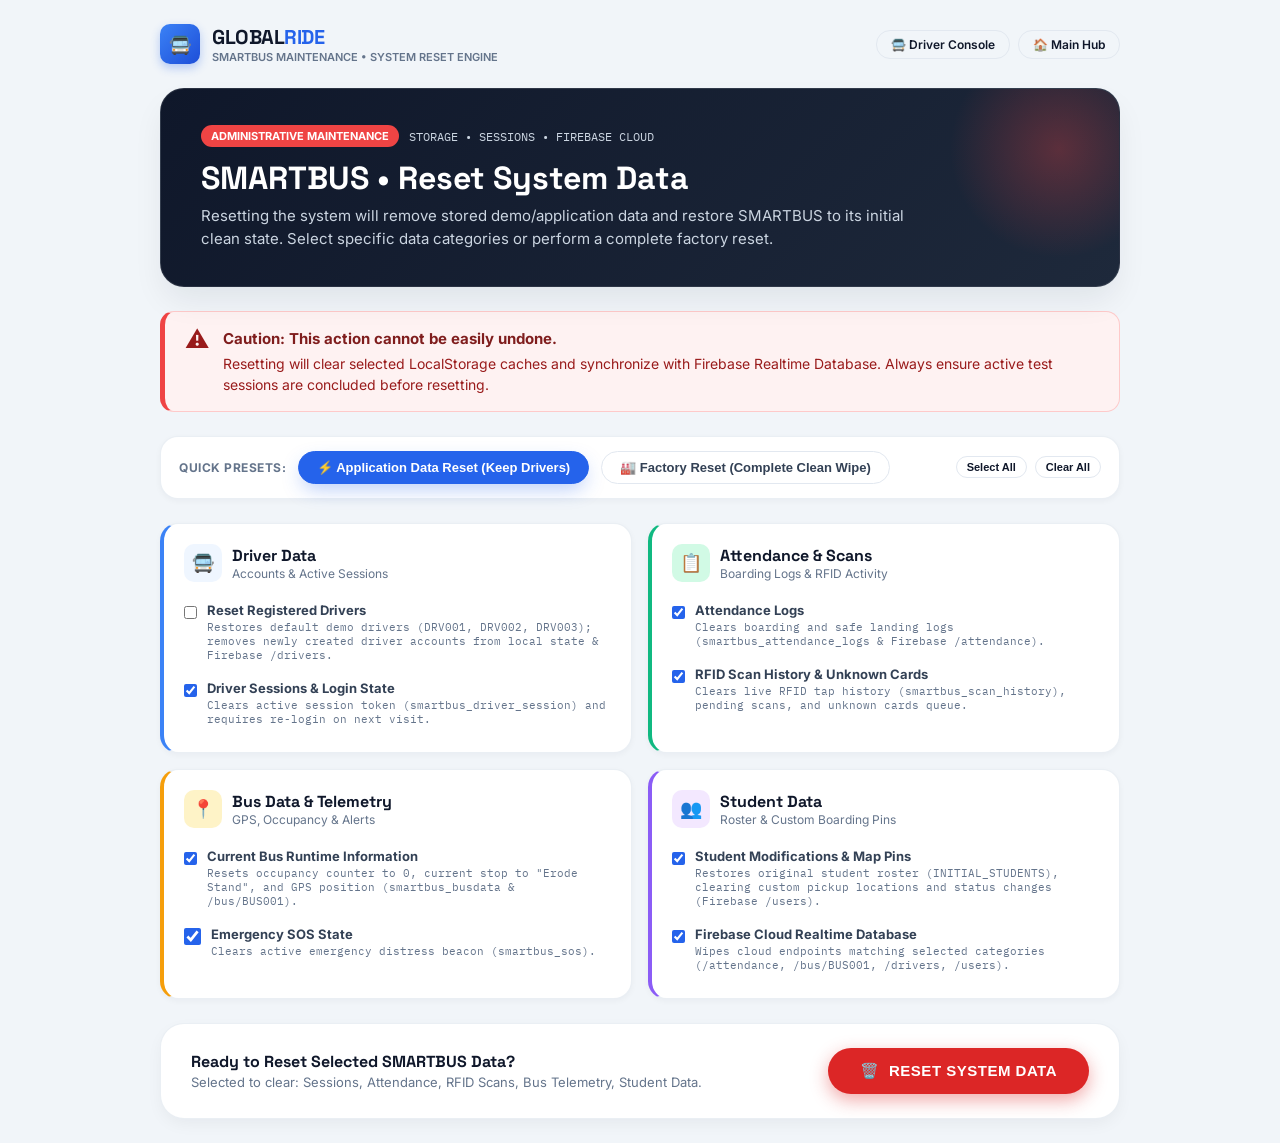
<file: reset_data.html>
<!DOCTYPE html>
<html lang="en">
<head>
  <meta charset="UTF-8">
  <meta name="viewport" content="width=device-width, initial-scale=1.0">
  <title>SMARTBUS &bull; Reset System Data — GlobalRide</title>

  <!-- Google Fonts -->
  <link rel="preconnect" href="https://fonts.googleapis.com">
  <link rel="preconnect" href="https://fonts.gstatic.com" crossorigin>
  <link href="https://fonts.googleapis.com/css2?family=IBM+Plex+Mono:wght@400;500;600&family=Inter:wght@300;400;500;600;700;800&family=Space+Grotesk:wght@500;600;700;800&display=swap" rel="stylesheet">

  <!-- Shared GlobalRide Design System -->
  <link rel="stylesheet" href="globalride.css">

  <style>
    body {
      background: #f1f5f9;
      min-height: 100vh;
      display: flex;
      flex-direction: column;
      padding: 24px 16px;
    }

    .reset-container {
      width: 100%;
      max-width: 960px;
      margin: 0 auto;
      display: flex;
      flex-direction: column;
      gap: 24px;
    }

    /* Top Breadcrumb & Header */
    .reset-top-header {
      display: flex;
      justify-content: space-between;
      align-items: center;
      flex-wrap: wrap;
      gap: 16px;
    }

    .reset-hero {
      background: linear-gradient(135deg, #0f172a 0%, #1e293b 100%);
      color: #ffffff;
      border-radius: var(--radius-xl);
      padding: 36px 40px;
      box-shadow: var(--shadow-lg);
      position: relative;
      overflow: hidden;
      border: 1px solid rgba(255, 255, 255, 0.1);
    }

    .reset-hero::before {
      content: '';
      position: absolute;
      right: -50px;
      top: -50px;
      width: 220px;
      height: 220px;
      background: radial-gradient(circle, rgba(239, 68, 68, 0.3) 0%, rgba(239, 68, 68, 0) 70%);
      pointer-events: none;
    }

    .warning-banner {
      background: #fef2f2;
      border: 1px solid #fecaca;
      border-left: 5px solid #ef4444;
      border-radius: var(--radius-md);
      padding: 16px 20px;
      display: flex;
      align-items: flex-start;
      gap: 14px;
      color: #991b1b;
      font-size: 14px;
      line-height: 1.5;
    }

    /* Presets Selector */
    .preset-bar {
      display: flex;
      gap: 12px;
      flex-wrap: wrap;
      background: #ffffff;
      padding: 14px 18px;
      border-radius: var(--radius-lg);
      border: 1px solid var(--border-subtle);
      box-shadow: var(--shadow-sm);
      align-items: center;
    }

    .preset-btn {
      padding: 8px 18px;
      border-radius: var(--radius-pill);
      font-size: 13px;
      font-weight: 700;
      border: 1px solid var(--border-color);
      background: #ffffff;
      color: var(--text-body);
      cursor: pointer;
      display: flex;
      align-items: center;
      gap: 6px;
      transition: all var(--transition-fast);
    }

    .preset-btn:hover {
      border-color: var(--primary);
      color: var(--primary);
    }

    .preset-btn.active {
      background: var(--primary);
      color: #ffffff;
      border-color: var(--primary);
      box-shadow: var(--shadow-blue);
    }

    .preset-btn.danger-active {
      background: #ef4444;
      color: #ffffff;
      border-color: #ef4444;
      box-shadow: 0 4px 14px rgba(239, 68, 68, 0.35);
    }

    /* Category Cards Grid */
    .categories-grid {
      display: grid;
      grid-template-columns: repeat(2, 1fr);
      gap: 16px;
    }

    @media (max-width: 768px) {
      .categories-grid {
        grid-template-columns: 1fr;
      }
      .reset-hero {
        padding: 24px 20px;
      }
    }

    .category-card {
      background: #ffffff;
      border-radius: var(--radius-lg);
      padding: 20px;
      border: 1px solid var(--border-subtle);
      box-shadow: var(--shadow-sm);
      display: flex;
      flex-direction: column;
      gap: 14px;
      transition: border-color var(--transition-fast);
    }

    .category-card:hover {
      border-color: #cbd5e1;
    }

    .cat-header {
      display: flex;
      align-items: center;
      gap: 10px;
    }

    .cat-icon {
      width: 38px;
      height: 38px;
      border-radius: 10px;
      display: flex;
      align-items: center;
      justify-content: center;
      font-size: 18px;
      flex-shrink: 0;
    }

    .checkbox-item {
      display: flex;
      align-items: flex-start;
      gap: 10px;
      padding: 6px 0;
      cursor: pointer;
      font-size: 13px;
      color: var(--text-body);
      user-select: none;
    }

    .checkbox-item input[type="checkbox"] {
      width: 17px;
      height: 17px;
      accent-color: var(--primary);
      margin-top: 2px;
      cursor: pointer;
    }

    .checkbox-item.danger input[type="checkbox"] {
      accent-color: #ef4444;
    }

    .checkbox-meta {
      font-size: 11px;
      color: var(--text-muted);
      margin-top: 2px;
      font-family: 'IBM Plex Mono', monospace;
    }

    /* Action Trigger Footer */
    .action-card {
      background: #ffffff;
      border-radius: var(--radius-xl);
      padding: 24px 30px;
      border: 1px solid var(--border-subtle);
      box-shadow: var(--shadow-md);
      display: flex;
      justify-content: space-between;
      align-items: center;
      flex-wrap: wrap;
      gap: 16px;
    }

    .btn-danger-reset {
      background: #dc2626;
      color: #ffffff;
      border: none;
      padding: 14px 32px;
      border-radius: var(--radius-pill);
      font-size: 15px;
      font-weight: 800;
      cursor: pointer;
      box-shadow: 0 6px 18px rgba(220, 38, 38, 0.4);
      transition: all var(--transition-fast);
      display: flex;
      align-items: center;
      gap: 10px;
      letter-spacing: 0.5px;
    }

    .btn-danger-reset:hover {
      background: #b91c1c;
      transform: translateY(-2px);
      box-shadow: 0 8px 24px rgba(220, 38, 38, 0.5);
    }

    /* Summary Checklist Card */
    .summary-card {
      background: #ffffff;
      border-radius: var(--radius-xl);
      padding: 30px;
      border: 1px solid #6ee7b7;
      box-shadow: 0 10px 30px rgba(16, 185, 129, 0.12);
      animation: fadeIn 0.3s ease;
    }

    @keyframes fadeIn {
      from { opacity: 0; transform: translateY(8px); }
      to { opacity: 1; transform: translateY(0); }
    }

    .summary-item {
      display: flex;
      align-items: center;
      gap: 10px;
      padding: 8px 0;
      font-size: 14px;
      color: #0f172a;
      border-bottom: 1px dashed var(--border-subtle);
    }

    .summary-item:last-child {
      border-bottom: none;
    }

    .summary-check {
      color: #10b981;
      font-weight: 800;
      font-size: 16px;
    }

    /* Modal styles */
    .confirm-input {
      width: 100%;
      padding: 12px 14px;
      font-size: 16px;
      font-family: 'IBM Plex Mono', monospace;
      font-weight: 700;
      border-radius: var(--radius-md);
      border: 2px solid #cbd5e1;
      outline: none;
      margin: 12px 0 16px 0;
      text-transform: uppercase;
      letter-spacing: 2px;
      text-align: center;
    }

    .confirm-input:focus {
      border-color: #ef4444;
      box-shadow: 0 0 0 3px rgba(239, 68, 68, 0.2);
    }

    .spinner {
      width: 18px;
      height: 18px;
      border: 2px solid rgba(255, 255, 255, 0.3);
      border-radius: 50%;
      border-top-color: #ffffff;
      animation: spin 0.8s linear infinite;
    }

    @keyframes spin {
      to { transform: rotate(360deg); }
    }
  </style>
</head>
<body>

  <div class="reset-container">
    
    <!-- Top Navigation Header -->
    <header class="reset-top-header">
      <div style="display:flex; align-items:center; gap:12px;">
        <div class="brand-logo-icon" style="width:40px; height:40px; font-size:18px;">🚍</div>
        <div>
          <div class="brand-text" style="font-size:20px;">GLOBAL<span>RIDE</span></div>
          <div style="font-size:11px; color:var(--text-muted); font-weight:600;">SMARTBUS MAINTENANCE &bull; SYSTEM RESET ENGINE</div>
        </div>
      </div>

      <div style="display:flex; align-items:center; gap:8px;">
        <a href="driver_dashboard.html" class="btn-gr btn-gr-outline" style="font-size:12px; padding:6px 14px;">
          🚍 Driver Console
        </a>
        <a href="index.html" class="btn-gr btn-gr-outline" style="font-size:12px; padding:6px 14px;">
          🏠 Main Hub
        </a>
      </div>
    </header>

    <!-- Hero Banner -->
    <section class="reset-hero">
      <div style="display:flex; align-items:center; gap:10px;">
        <span class="gr-pill-badge" style="background:#ef4444; color:#fff; font-weight:700;">ADMINISTRATIVE MAINTENANCE</span>
        <span style="font-family:'IBM Plex Mono'; font-size:12px; color:#cbd5e1;">STORAGE &bull; SESSIONS &bull; FIREBASE CLOUD</span>
      </div>

      <h1 style="font-family:'Space Grotesk'; font-size:32px; font-weight:800; margin-top:12px; line-height:1.2;">
        SMARTBUS &bull; Reset System Data
      </h1>
      <p style="color:#cbd5e1; font-size:15px; max-width:740px; margin-top:8px; line-height:1.5;">
        Resetting the system will remove stored demo/application data and restore SMARTBUS to its initial clean state. Select specific data categories or perform a complete factory reset.
      </p>
    </section>

    <!-- Warning Callout -->
    <div class="warning-banner">
      <div style="font-size:24px; line-height:1;">⚠️</div>
      <div>
        <strong style="font-size:15px; color:#7f1d1d;">Caution: This action cannot be easily undone.</strong>
        <p style="margin-top:2px; color:#991b1b;">
          Resetting will clear selected LocalStorage caches and synchronize with Firebase Realtime Database. Always ensure active test sessions are concluded before resetting.
        </p>
      </div>
    </div>

    <!-- PRESETS & QUICK SELECTION BAR -->
    <div class="preset-bar">
      <span style="font-size:12px; font-weight:700; color:var(--text-muted); text-transform:uppercase; letter-spacing:0.5px;">
        Quick Presets:
      </span>
      <button type="button" class="preset-btn active" id="presetBtnApp" onclick="applyPreset('app')">
        ⚡ Application Data Reset (Keep Drivers)
      </button>
      <button type="button" class="preset-btn" id="presetBtnFactory" onclick="applyPreset('factory')">
        🏭 Factory Reset (Complete Clean Wipe)
      </button>
      <div style="margin-left:auto; display:flex; gap:8px;">
        <button type="button" class="btn-gr btn-gr-outline" style="font-size:11px; padding:4px 10px;" onclick="selectAll(true)">
          Select All
        </button>
        <button type="button" class="btn-gr btn-gr-outline" style="font-size:11px; padding:4px 10px;" onclick="selectAll(false)">
          Clear All
        </button>
      </div>
    </div>

    <!-- CATEGORIES CHECKBOX MATRIX -->
    <div class="categories-grid" id="categoriesGrid">
      
      <!-- Category 1: Driver Data -->
      <div class="category-card" style="border-left:4px solid #3b82f6;">
        <div class="cat-header">
          <div class="cat-icon" style="background:#eff6ff; color:#2563eb;">🚍</div>
          <div>
            <h3 style="font-family:'Space Grotesk'; font-size:16px; font-weight:700;">Driver Data</h3>
            <p style="font-size:12px; color:var(--text-muted);">Accounts &amp; Active Sessions</p>
          </div>
        </div>

        <div>
          <label class="checkbox-item danger">
            <input type="checkbox" id="chkClearDrivers">
            <div>
              <strong>Reset Registered Drivers</strong>
              <div class="checkbox-meta">Restores default demo drivers (DRV001, DRV002, DRV003); removes newly created driver accounts from local state &amp; Firebase /drivers.</div>
            </div>
          </label>

          <label class="checkbox-item" style="margin-top:6px;">
            <input type="checkbox" id="chkClearSessions" checked>
            <div>
              <strong>Driver Sessions &amp; Login State</strong>
              <div class="checkbox-meta">Clears active session token (smartbus_driver_session) and requires re-login on next visit.</div>
            </div>
          </label>
        </div>
      </div>

      <!-- Category 2: Attendance & Scan History -->
      <div class="category-card" style="border-left:4px solid #10b981;">
        <div class="cat-header">
          <div class="cat-icon" style="background:#d1fae5; color:#059669;">📋</div>
          <div>
            <h3 style="font-family:'Space Grotesk'; font-size:16px; font-weight:700;">Attendance &amp; Scans</h3>
            <p style="font-size:12px; color:var(--text-muted);">Boarding Logs &amp; RFID Activity</p>
          </div>
        </div>

        <div>
          <label class="checkbox-item">
            <input type="checkbox" id="chkClearAttendance" checked>
            <div>
              <strong>Attendance Logs</strong>
              <div class="checkbox-meta">Clears boarding and safe landing logs (smartbus_attendance_logs &amp; Firebase /attendance).</div>
            </div>
          </label>

          <label class="checkbox-item" style="margin-top:6px;">
            <input type="checkbox" id="chkClearScans" checked>
            <div>
              <strong>RFID Scan History &amp; Unknown Cards</strong>
              <div class="checkbox-meta">Clears live RFID tap history (smartbus_scan_history), pending scans, and unknown cards queue.</div>
            </div>
          </label>
        </div>
      </div>

      <!-- Category 3: Bus Runtime & Telemetry -->
      <div class="category-card" style="border-left:4px solid #f59e0b;">
        <div class="cat-header">
          <div class="cat-icon" style="background:#fef3c7; color:#d97706;">📍</div>
          <div>
            <h3 style="font-family:'Space Grotesk'; font-size:16px; font-weight:700;">Bus Data &amp; Telemetry</h3>
            <p style="font-size:12px; color:var(--text-muted);">GPS, Occupancy &amp; Alerts</p>
          </div>
        </div>

        <div>
          <label class="checkbox-item">
            <input type="checkbox" id="chkClearBus" checked>
            <div>
              <strong>Current Bus Runtime Information</strong>
              <div class="checkbox-meta">Resets occupancy counter to 0, current stop to "Erode Stand", and GPS position (smartbus_busdata &amp; /bus/BUS001).</div>
            </div>
          </label>

          <label class="checkbox-item" style="margin-top:6px;">
            <input type="checkbox" id="chkClearSOS" checked>
            <div>
              <strong>Emergency SOS State</strong>
              <div class="checkbox-meta">Clears active emergency distress beacon (smartbus_sos).</div>
            </div>
          </label>
        </div>
      </div>

      <!-- Category 4: Student Data & Modifications -->
      <div class="category-card" style="border-left:4px solid #8b5cf6;">
        <div class="cat-header">
          <div class="cat-icon" style="background:#f3e8ff; color:#7e22ce;">👥</div>
          <div>
            <h3 style="font-family:'Space Grotesk'; font-size:16px; font-weight:700;">Student Data</h3>
            <p style="font-size:12px; color:var(--text-muted);">Roster &amp; Custom Boarding Pins</p>
          </div>
        </div>

        <div>
          <label class="checkbox-item">
            <input type="checkbox" id="chkClearStudents" checked>
            <div>
              <strong>Student Modifications &amp; Map Pins</strong>
              <div class="checkbox-meta">Restores original student roster (INITIAL_STUDENTS), clearing custom pickup locations and status changes (Firebase /users).</div>
            </div>
          </label>

          <label class="checkbox-item" style="margin-top:6px;">
            <input type="checkbox" id="chkResetFirebase" checked>
            <div>
              <strong>Firebase Cloud Realtime Database</strong>
              <div class="checkbox-meta">Wipes cloud endpoints matching selected categories (/attendance, /bus/BUS001, /drivers, /users).</div>
            </div>
          </label>
        </div>
      </div>

    </div>

    <!-- ACTION TRIGGER FOOTER -->
    <div class="action-card" id="actionCard">
      <div>
        <h4 style="font-family:'Space Grotesk'; font-size:16px; font-weight:700; color:var(--text-main);">
          Ready to Reset Selected SMARTBUS Data?
        </h4>
        <p style="font-size:13px; color:var(--text-muted); margin-top:2px;" id="selectedScopeSummary">
          Selected: Application Data (Attendance, Scans, Telemetry, Students, Firebase Cloud)
        </p>
      </div>

      <button type="button" class="btn-danger-reset" onclick="openConfirmModal()">
        <span>🗑️</span> RESET SYSTEM DATA
      </button>
    </div>

    <!-- POST-RESET RESULTS SUMMARY CARD (Hidden until reset completes) -->
    <div class="summary-card" id="postResetSummary" style="display:none;">
      <div style="display:flex; justify-content:space-between; align-items:flex-start; margin-bottom:16px;">
        <div style="display:flex; align-items:center; gap:12px;">
          <div style="width:44px; height:44px; border-radius:50%; background:#d1fae5; color:#059669; display:flex; align-items:center; justify-content:center; font-size:22px;">
            ✓
          </div>
          <div>
            <h3 style="font-family:'Space Grotesk'; font-size:20px; font-weight:800; color:#065f46;">
              System Reset Successful
            </h3>
            <p style="font-size:13px; color:#047857; margin-top:2px;" id="summaryTimestamp">
              Completed just now &bull; Application restored to clean baseline state
            </p>
          </div>
        </div>
        <span class="gr-pill-badge gr-pill-green">🟢 Synced</span>
      </div>

      <div style="background:#f8fafc; border:1px solid var(--border-subtle); border-radius:var(--radius-lg); padding:16px 20px; margin-bottom:20px;" id="summaryChecklist">
        <!-- Checklist items populated via JS -->
      </div>

      <!-- Cloud status notice -->
      <div id="firebaseStatusNotice" style="margin-bottom:20px; font-size:13px;"></div>

      <div style="display:flex; gap:12px; flex-wrap:wrap;">
        <a href="driver_auth.html" class="btn-gr btn-gr-primary" style="text-decoration:none;">
          🔑 Open Driver Login &rarr;
        </a>
        <a href="index.html" class="btn-gr btn-gr-outline" style="text-decoration:none;">
          🏠 Return to Landing Hub
        </a>
        <a href="bus_dashboard.html" class="btn-gr btn-gr-outline" style="text-decoration:none;">
          ⚡ Master Studio
        </a>
      </div>
    </div>

  </div>

  <!-- CONFIRMATION MODAL -->
  <div class="gr-modal-backdrop" id="modalConfirmReset">
    <div class="gr-modal" style="border-top:6px solid #ef4444; max-width:500px;">
      <div style="display:flex; justify-content:space-between; align-items:center; margin-bottom:14px;">
        <h3 style="font-family:'Space Grotesk'; color:#b91c1c; font-size:20px; font-weight:800; display:flex; align-items:center; gap:8px;">
          <span>⚠️</span> Confirm System Reset
        </h3>
        <button onclick="closeModal('modalConfirmReset')" style="background:none; border:none; font-size:22px; cursor:pointer;">&times;</button>
      </div>

      <p style="font-size:14px; color:var(--text-body); line-height:1.5;">
        Are you sure you want to reset SMARTBUS data? This will remove the selected information and restore the system to its initial state.
      </p>

      <!-- Dynamic Scope List in Modal -->
      <div style="background:#fef2f2; border:1px solid #fee2e2; border-radius:var(--radius-md); padding:12px 16px; margin:14px 0; font-size:13px; color:#991b1b;" id="modalScopeDetails">
        <!-- Injected via JS -->
      </div>

      <!-- Extra Safety Typing Requirement for Factory Reset -->
      <div id="safetyTypeSection" style="display:none;">
        <label style="font-size:12px; font-weight:700; color:#7f1d1d; display:block;">
          TYPE <strong style="font-family:'IBM Plex Mono'; color:#b91c1c;">RESET</strong> BELOW TO CONFIRM FULL / FACTORY WIPE:
        </label>
        <input type="text" id="confirmResetInput" class="confirm-input" placeholder="Type RESET" oninput="handleConfirmInput()">
      </div>

      <div style="display:flex; justify-content:flex-end; gap:10px; margin-top:20px; border-top:1px solid var(--border-subtle); padding-top:16px;">
        <button type="button" class="btn-gr btn-gr-outline" onclick="closeModal('modalConfirmReset')">
          Cancel
        </button>
        <button type="button" id="btnExecuteReset" class="btn-gr btn-gr-danger" onclick="executeReset()" style="font-weight:700; padding:10px 22px;">
          <span id="btnResetText">Continue Reset</span>
          <span id="btnResetSpinner" class="spinner" style="display:none;"></span>
        </button>
      </div>
    </div>
  </div>

  <!-- Shared Store -->
  <script src="shared_store.js"></script>

  <script>
    let currentPreset = 'app';

    window.addEventListener('DOMContentLoaded', () => {
      applyPreset('app');
      updateScopeSummary();

      // Listen for checkbox changes to update UI
      document.querySelectorAll('#categoriesGrid input[type="checkbox"]').forEach(chk => {
        chk.addEventListener('change', () => {
          updateScopeSummary();
        });
      });
    });

    // Preset Applicator
    function applyPreset(type) {
      currentPreset = type;
      const btnApp = document.getElementById('presetBtnApp');
      const btnFactory = document.getElementById('presetBtnFactory');

      if (type === 'app') {
        btnApp.className = 'preset-btn active';
        btnFactory.className = 'preset-btn';

        document.getElementById('chkClearDrivers').checked = false;
        document.getElementById('chkClearSessions').checked = true;
        document.getElementById('chkClearAttendance').checked = true;
        document.getElementById('chkClearScans').checked = true;
        document.getElementById('chkClearBus').checked = true;
        document.getElementById('chkClearSOS').checked = true;
        document.getElementById('chkClearStudents').checked = true;
        document.getElementById('chkResetFirebase').checked = true;
      } else if (type === 'factory') {
        btnApp.className = 'preset-btn';
        btnFactory.className = 'preset-btn danger-active';

        document.getElementById('chkClearDrivers').checked = true;
        document.getElementById('chkClearSessions').checked = true;
        document.getElementById('chkClearAttendance').checked = true;
        document.getElementById('chkClearScans').checked = true;
        document.getElementById('chkClearBus').checked = true;
        document.getElementById('chkClearSOS').checked = true;
        document.getElementById('chkClearStudents').checked = true;
        document.getElementById('chkResetFirebase').checked = true;
      }

      updateScopeSummary();
    }

    function selectAll(state) {
      document.querySelectorAll('#categoriesGrid input[type="checkbox"]').forEach(chk => {
        chk.checked = state;
      });
      document.getElementById('presetBtnApp').className = 'preset-btn';
      document.getElementById('presetBtnFactory').className = 'preset-btn';
      updateScopeSummary();
    }

    function updateScopeSummary() {
      const isDrivers = document.getElementById('chkClearDrivers').checked;
      const isSessions = document.getElementById('chkClearSessions').checked;
      const isAtt = document.getElementById('chkClearAttendance').checked;
      const isScans = document.getElementById('chkClearScans').checked;
      const isBus = document.getElementById('chkClearBus').checked;
      const isStudents = document.getElementById('chkClearStudents').checked;

      const items = [];
      if (isDrivers) items.push("Registered Drivers");
      if (isSessions) items.push("Sessions");
      if (isAtt) items.push("Attendance");
      if (isScans) items.push("RFID Scans");
      if (isBus) items.push("Bus Telemetry");
      if (isStudents) items.push("Student Data");

      const label = document.getElementById('selectedScopeSummary');
      if (items.length === 0) {
        label.textContent = "No data categories selected.";
      } else {
        label.textContent = `Selected to clear: ${items.join(', ')}.`;
      }
    }

    // Modal Display & Verification
    function openConfirmModal() {
      const isDrivers = document.getElementById('chkClearDrivers').checked;
      const safetyBox = document.getElementById('safetyTypeSection');
      const confirmInput = document.getElementById('confirmResetInput');
      const btnExec = document.getElementById('btnExecuteReset');
      const scopeDetails = document.getElementById('modalScopeDetails');

      // Scope description in modal
      const isAtt = document.getElementById('chkClearAttendance').checked;
      const isScans = document.getElementById('chkClearScans').checked;
      const isBus = document.getElementById('chkClearBus').checked;
      const isStudents = document.getElementById('chkClearStudents').checked;
      const isCloud = document.getElementById('chkResetFirebase').checked;

      let listHtml = '<ul style="margin-left:16px; margin-top:4px;">';
      if (isDrivers) listHtml += '<li><strong>Driver Accounts:</strong> Reset to demo baseline (DRV001, DRV002, DRV003).</li>';
      if (isAtt) listHtml += '<li><strong>Attendance:</strong> Clear all boarding and landing logs.</li>';
      if (isScans) listHtml += '<li><strong>RFID Scans:</strong> Clear scan history &amp; unknown cards queue.</li>';
      if (isBus) listHtml += '<li><strong>Bus Telemetry:</strong> Reset occupancy, GPS, and SOS alarm.</li>';
      if (isStudents) listHtml += '<li><strong>Student Data:</strong> Restore original student roster and map stops.</li>';
      if (isCloud) listHtml += '<li><strong>Firebase Cloud:</strong> Synchronize deletions with cloud Realtime DB.</li>';
      listHtml += '</ul>';
      scopeDetails.innerHTML = listHtml;

      // If resetting drivers (Factory Reset), enforce typing RESET
      if (isDrivers) {
        safetyBox.style.display = 'block';
        confirmInput.value = '';
        btnExec.disabled = true;
        btnExec.textContent = 'Type RESET to Enable';
      } else {
        safetyBox.style.display = 'none';
        btnExec.disabled = false;
        btnExec.textContent = 'Continue Reset';
      }

      document.getElementById('modalConfirmReset').classList.add('active');
    }

    function handleConfirmInput() {
      const val = document.getElementById('confirmResetInput').value.trim().toUpperCase();
      const btnExec = document.getElementById('btnExecuteReset');
      if (val === 'RESET') {
        btnExec.disabled = false;
        btnExec.textContent = 'Confirm & Wipe Data';
      } else {
        btnExec.disabled = true;
        btnExec.textContent = 'Type RESET to Enable';
      }
    }

    function closeModal(id) {
      document.getElementById(id).classList.remove('active');
    }

    // ==========================================
    // EXECUTE SYSTEM RESET
    // ==========================================
    async function executeReset() {
      const btnExec = document.getElementById('btnExecuteReset');
      const btnSpinner = document.getElementById('btnResetSpinner');
      
      btnExec.disabled = true;
      btnExec.textContent = 'Executing Reset...';
      if (btnSpinner) btnSpinner.style.display = 'inline-block';

      const options = {
        clearDrivers: document.getElementById('chkClearDrivers').checked,
        clearSessions: document.getElementById('chkClearSessions').checked,
        clearAttendance: document.getElementById('chkClearAttendance').checked,
        clearScans: document.getElementById('chkClearScans').checked,
        clearBusData: document.getElementById('chkClearBus').checked,
        clearStudents: document.getElementById('chkClearStudents').checked,
        resetFirebase: document.getElementById('chkResetFirebase').checked
      };

      try {
        const result = await window.smartBusStore.resetData(options);

        closeModal('modalConfirmReset');
        btnExec.disabled = false;
        btnExec.textContent = 'Continue Reset';
        if (btnSpinner) btnSpinner.style.display = 'none';

        // Render Summary Results
        renderSummaryResults(result);

      } catch (err) {
        btnExec.disabled = false;
        btnExec.textContent = 'Continue Reset';
        if (btnSpinner) btnSpinner.style.display = 'none';
        alert("Reset failed: " + err.message);
      }
    }

    function renderSummaryResults(result) {
      const summaryCard = document.getElementById('postResetSummary');
      const checklist = document.getElementById('summaryChecklist');
      const statusNotice = document.getElementById('firebaseStatusNotice');
      const actionCard = document.getElementById('actionCard');

      let checklistHtml = '';
      result.clearedItems.forEach(item => {
        checklistHtml += `
          <div class="summary-item">
            <span class="summary-check">✓</span>
            <span>${item}</span>
          </div>
        `;
      });
      checklist.innerHTML = checklistHtml;

      // Firebase Status Banner
      if (result.firebaseErrors && result.firebaseErrors.length > 0) {
        statusNotice.innerHTML = `
          <div style="background:#fee2e2; border:1px solid #fca5a5; border-radius:var(--radius-md); padding:12px 16px; color:#991b1b;">
            <strong>⚠️ Firebase Partial Notice:</strong> Local application data was reset, but Firebase data could not be completely reset due to network/permissions:
            <ul style="margin-left:18px; margin-top:4px;">
              ${result.firebaseErrors.map(e => `<li>${e}</li>`).join('')}
            </ul>
          </div>
        `;
      } else if (result.firebaseLog && result.firebaseLog.length > 0) {
        statusNotice.innerHTML = `
          <div style="background:#ecfdf5; border:1px solid #a7f3d0; border-radius:var(--radius-md); padding:10px 14px; color:#065f46; font-size:12px;">
            <strong>☁️ Firebase Realtime Database Synced:</strong>
            <ul style="margin-left:18px; margin-top:2px;">
              ${result.firebaseLog.map(l => `<li>✓ ${l}</li>`).join('')}
            </ul>
          </div>
        `;
      } else {
        statusNotice.innerHTML = '';
      }

      document.getElementById('summaryTimestamp').textContent = `Completed at ${new Date().toLocaleTimeString()} &bull; Application restored to clean baseline state`;
      
      summaryCard.style.display = 'block';
      summaryCard.scrollIntoView({ behavior: 'smooth' });
    }
  </script>
</body>
</html>
</file>
<file: globalride.css>
/* ==========================================================================
   GLOBALRIDE DESIGN SYSTEM
   Modern, sleek, rounded UI inspired by GlobalRide dashboard aesthetic
   ========================================================================== */

:root {
  /* Brand Palette */
  --primary: #2563eb;
  --primary-hover: #1d4ed8;
  --primary-light: #eff6ff;
  --primary-subtle: #dbeafe;
  --primary-gradient: linear-gradient(135deg, #3b82f6 0%, #1d4ed8 100%);
  
  --secondary: #10b981;
  --secondary-light: #d1fae5;
  --secondary-gradient: linear-gradient(135deg, #34d399 0%, #059669 100%);

  --accent-cyan: #06b6d4;
  --accent-purple: #8b5cf6;
  --accent-orange: #f59e0b;
  --accent-orange-light: #fef3c7;
  --accent-red: #ef4444;
  --accent-red-light: #fee2e2;

  /* Surfaces & Backgrounds */
  --bg-app: #f3f6fc;
  --bg-frame: #e9eff8;
  --bg-sidebar: #ffffff;
  --bg-card: #ffffff;
  --bg-card-hover: #fafcff;
  --bg-input: #f8fafc;
  --bg-muted: #f1f5f9;

  /* Text & Typography */
  --text-main: #0f172a;
  --text-body: #334155;
  --text-muted: #64748b;
  --text-subtle: #94a3b8;
  --text-white: #ffffff;

  /* Borders & Dividers */
  --border-color: #e2e8f0;
  --border-subtle: rgba(226, 232, 240, 0.7);
  --border-focus: #93c5fd;

  /* Shadows */
  --shadow-sm: 0 2px 6px rgba(15, 23, 42, 0.04);
  --shadow-md: 0 6px 18px -3px rgba(15, 23, 42, 0.06);
  --shadow-lg: 0 16px 32px -4px rgba(15, 23, 42, 0.08);
  --shadow-blue: 0 8px 20px -4px rgba(37, 99, 235, 0.35);

  /* Radius */
  --radius-xl: 24px;
  --radius-lg: 18px;
  --radius-md: 14px;
  --radius-sm: 10px;
  --radius-pill: 9999px;

  /* Transitions */
  --transition-fast: 0.15s ease;
  --transition-normal: 0.25s cubic-bezier(0.4, 0, 0.2, 1);
}

* {
  box-sizing: border-box;
  margin: 0;
  padding: 0;
}

body {
  font-family: 'Inter', -apple-system, BlinkMacSystemFont, 'Segoe UI', Roboto, sans-serif;
  background-color: var(--bg-app);
  color: var(--text-main);
  min-height: 100vh;
  display: flex;
  flex-direction: column;
  overflow-x: hidden;
  -webkit-font-smoothing: antialiased;
}

/* ==========================================================================
   GLOBALRIDE APP CONTAINER & LAYOUT
   ========================================================================== */

.app-viewport {
  display: flex;
  min-height: 100vh;
  background: var(--bg-app);
  padding: 16px;
  gap: 16px;
}

@media (max-width: 1024px) {
  .app-viewport {
    padding: 10px;
    gap: 10px;
  }
}

/* Rounded White Sidebar */
.globalride-sidebar {
  width: 250px;
  background: var(--bg-sidebar);
  border-radius: var(--radius-xl);
  padding: 24px 18px;
  display: flex;
  flex-direction: column;
  box-shadow: var(--shadow-sm);
  border: 1px solid var(--border-subtle);
  flex-shrink: 0;
  height: calc(100vh - 32px);
  position: sticky;
  top: 16px;
  z-index: 50;
  transition: all var(--transition-normal);
}

.brand-wrapper {
  display: flex;
  align-items: center;
  gap: 12px;
  padding: 6px 12px 24px 12px;
  border-bottom: 1px solid var(--border-subtle);
  margin-bottom: 20px;
  text-decoration: none;
  color: inherit;
}

.brand-logo-icon {
  width: 36px;
  height: 36px;
  background: var(--primary-gradient);
  border-radius: 10px;
  display: flex;
  align-items: center;
  justify-content: center;
  color: #fff;
  font-size: 18px;
  box-shadow: 0 4px 10px rgba(37, 99, 235, 0.3);
}

.brand-text {
  font-family: 'Space Grotesk', sans-serif;
  font-size: 19px;
  font-weight: 800;
  letter-spacing: -0.5px;
  color: #0f172a;
}

.brand-text span {
  color: var(--primary);
}

.sidebar-nav {
  display: flex;
  flex-direction: column;
  gap: 6px;
  list-style: none;
  flex: 1;
}

.nav-link {
  display: flex;
  align-items: center;
  justify-content: space-between;
  padding: 12px 16px;
  border-radius: var(--radius-md);
  color: var(--text-muted);
  font-size: 14px;
  font-weight: 500;
  text-decoration: none;
  cursor: pointer;
  transition: all var(--transition-fast);
}

.nav-link-content {
  display: flex;
  align-items: center;
  gap: 12px;
}

.nav-link .nav-icon {
  font-size: 18px;
  width: 22px;
  display: flex;
  align-items: center;
  justify-content: center;
  transition: transform var(--transition-fast);
}

.nav-link:hover {
  background: var(--bg-muted);
  color: var(--text-main);
}

.nav-link:hover .nav-icon {
  transform: scale(1.1);
}

/* Active Pill Style from GlobalRide */
.nav-link.active {
  background: var(--primary);
  color: var(--text-white);
  font-weight: 600;
  box-shadow: var(--shadow-blue);
}

.nav-badge {
  background: var(--primary-subtle);
  color: var(--primary);
  font-size: 11px;
  font-weight: 700;
  padding: 2px 8px;
  border-radius: var(--radius-pill);
}

.nav-link.active .nav-badge {
  background: rgba(255, 255, 255, 0.25);
  color: #fff;
}

.sidebar-footer {
  border-top: 1px solid var(--border-subtle);
  padding-top: 16px;
  display: flex;
  flex-direction: column;
  gap: 6px;
}

/* Main Content Surface */
.globalride-main {
  flex: 1;
  display: flex;
  flex-direction: column;
  min-width: 0;
  gap: 16px;
}

/* Top App Header */
.globalride-header {
  display: flex;
  align-items: center;
  justify-content: space-between;
  gap: 16px;
  flex-wrap: wrap;
}

.search-bar-pill {
  flex: 1;
  max-width: 480px;
  background: var(--bg-card);
  border: 1px solid var(--border-subtle);
  border-radius: var(--radius-pill);
  padding: 10px 20px;
  display: flex;
  align-items: center;
  gap: 12px;
  box-shadow: var(--shadow-sm);
  transition: border-color var(--transition-fast), box-shadow var(--transition-fast);
}

.search-bar-pill:focus-within {
  border-color: var(--primary);
  box-shadow: 0 0 0 3px var(--primary-subtle);
}

.search-bar-pill input {
  border: none;
  background: transparent;
  outline: none;
  font-size: 14px;
  color: var(--text-main);
  width: 100%;
}

.search-bar-pill input::placeholder {
  color: var(--text-subtle);
}

.header-user-group {
  display: flex;
  align-items: center;
  gap: 12px;
}

.icon-btn-circle {
  width: 44px;
  height: 44px;
  border-radius: 50%;
  background: var(--bg-card);
  border: 1px solid var(--border-subtle);
  display: flex;
  align-items: center;
  justify-content: center;
  color: var(--text-muted);
  cursor: pointer;
  box-shadow: var(--shadow-sm);
  position: relative;
  transition: all var(--transition-fast);
  text-decoration: none;
}

.icon-btn-circle:hover {
  background: var(--bg-muted);
  color: var(--text-main);
}

.icon-btn-circle .badge-dot {
  position: absolute;
  top: 10px;
  right: 11px;
  width: 8px;
  height: 8px;
  border-radius: 50%;
  background: var(--accent-red);
  border: 2px solid #fff;
}

.user-profile-pill {
  background: var(--bg-card);
  border: 1px solid var(--border-subtle);
  border-radius: var(--radius-pill);
  padding: 6px 16px 6px 6px;
  display: flex;
  align-items: center;
  gap: 12px;
  box-shadow: var(--shadow-sm);
  cursor: pointer;
  transition: all var(--transition-fast);
}

.user-profile-pill:hover {
  background: var(--bg-muted);
}

.user-avatar-round {
  width: 34px;
  height: 34px;
  border-radius: 50%;
  background: var(--primary-gradient);
  color: #fff;
  display: flex;
  align-items: center;
  justify-content: center;
  font-weight: 700;
  font-size: 13px;
  overflow: hidden;
}

.user-avatar-round img {
  width: 100%;
  height: 100%;
  object-fit: cover;
}

.user-meta-text h5 {
  font-size: 13px;
  font-weight: 700;
  line-height: 1.2;
}

.user-meta-text p {
  font-size: 11px;
  color: var(--text-muted);
}

/* Role Selector Pill Switcher */
.role-tabs-bar {
  display: flex;
  align-items: center;
  background: var(--bg-card);
  border: 1px solid var(--border-subtle);
  border-radius: var(--radius-pill);
  padding: 4px;
  gap: 4px;
  box-shadow: var(--shadow-sm);
}

.role-tab-btn {
  padding: 6px 14px;
  border-radius: var(--radius-pill);
  font-size: 12px;
  font-weight: 600;
  border: none;
  background: transparent;
  color: var(--text-muted);
  cursor: pointer;
  display: flex;
  align-items: center;
  gap: 6px;
  transition: all var(--transition-fast);
  text-decoration: none;
}

.role-tab-btn:hover {
  color: var(--text-main);
}

.role-tab-btn.active {
  background: var(--primary);
  color: #fff;
  box-shadow: 0 2px 8px rgba(37, 99, 235, 0.25);
}

/* ==========================================================================
   GLOBALRIDE CARDS & GRIDS
   ========================================================================== */

.gr-grid-3 {
  display: grid;
  grid-template-columns: repeat(3, 1fr);
  gap: 16px;
}

.gr-grid-4 {
  display: grid;
  grid-template-columns: repeat(4, 1fr);
  gap: 16px;
}

.gr-grid-current-trip {
  display: grid;
  grid-template-columns: 1.2fr 1.6fr 2.2fr;
  gap: 16px;
}

.gr-grid-schedule-vehicle {
  display: grid;
  grid-template-columns: 1.8fr 1.2fr;
  gap: 16px;
}

@media (max-width: 1200px) {
  .gr-grid-current-trip {
    grid-template-columns: 1fr 1fr;
  }
  .gr-grid-schedule-vehicle {
    grid-template-columns: 1fr;
  }
}

@media (max-width: 860px) {
  .gr-grid-3, .gr-grid-4, .gr-grid-current-trip {
    grid-template-columns: 1fr;
  }
  .globalride-sidebar {
    display: none;
  }
}

/* GlobalRide Card Style */
.gr-card {
  background: var(--bg-card);
  border-radius: var(--radius-xl);
  padding: 22px;
  border: 1px solid var(--border-subtle);
  box-shadow: var(--shadow-sm);
  display: flex;
  flex-direction: column;
  position: relative;
  transition: transform var(--transition-normal), box-shadow var(--transition-normal);
}

.gr-card:hover {
  box-shadow: var(--shadow-md);
}

.gr-card-header {
  display: flex;
  align-items: center;
  justify-content: space-between;
  margin-bottom: 14px;
}

.gr-card-title {
  display: flex;
  align-items: center;
  gap: 8px;
  font-size: 13px;
  font-weight: 600;
  color: var(--text-muted);
  text-transform: capitalize;
}

.gr-card-title .icon-glyph {
  font-size: 16px;
  color: var(--primary);
}

.gr-arrow-link {
  width: 26px;
  height: 26px;
  border-radius: 50%;
  background: var(--bg-muted);
  display: flex;
  align-items: center;
  justify-content: center;
  color: var(--text-muted);
  font-size: 12px;
  text-decoration: none;
  transition: all var(--transition-fast);
}

.gr-arrow-link:hover {
  background: var(--primary-light);
  color: var(--primary);
}

/* Big Metric Value */
.gr-metric-row {
  display: flex;
  align-items: flex-end;
  justify-content: space-between;
  gap: 12px;
  margin-top: auto;
}

.gr-metric-value {
  font-family: 'Space Grotesk', sans-serif;
  font-size: 32px;
  font-weight: 700;
  color: var(--text-main);
  line-height: 1;
}

.gr-metric-unit {
  font-size: 16px;
  font-weight: 500;
  color: var(--text-muted);
  margin-left: 2px;
}

.gr-pill-badge {
  display: inline-flex;
  align-items: center;
  gap: 4px;
  padding: 4px 10px;
  border-radius: var(--radius-pill);
  font-size: 11px;
  font-weight: 700;
}

.gr-pill-green {
  background: var(--secondary-light);
  color: var(--secondary);
}

.gr-pill-blue {
  background: var(--primary-light);
  color: var(--primary);
}

.gr-pill-orange {
  background: var(--accent-orange-light);
  color: #b45309;
}

.gr-pill-red {
  background: var(--accent-red-light);
  color: var(--accent-red);
}

/* ==========================================================================
   MINI WIDGETS (CALENDAR, CHARTS, ROUTE TIMELINE)
   ========================================================================== */

/* Mini Calendar Widget */
.gr-calendar-grid {
  display: grid;
  grid-template-columns: repeat(7, 1fr);
  gap: 6px;
  margin-top: 10px;
}

.gr-cal-header-day {
  font-size: 10px;
  font-weight: 600;
  color: var(--text-subtle);
  text-align: center;
  padding-bottom: 4px;
}

.gr-cal-cell {
  aspect-ratio: 1;
  background: var(--bg-muted);
  border-radius: 8px;
  display: flex;
  align-items: center;
  justify-content: center;
  font-size: 11px;
  font-weight: 500;
  color: var(--text-muted);
  transition: transform var(--transition-fast);
}

.gr-cal-cell.active-blue {
  background: var(--primary);
  color: #fff;
  font-weight: 700;
}

.gr-cal-cell.active-light-blue {
  background: #93c5fd;
  color: #1e3a8a;
}

.gr-cal-cell.active-green {
  background: var(--secondary);
  color: #fff;
  font-weight: 700;
}

/* Route Timeline in Current Trip Card */
.gr-timeline {
  display: flex;
  flex-direction: column;
  gap: 16px;
  position: relative;
  padding-left: 24px;
  margin: 14px 0;
}

.gr-timeline::before {
  content: '';
  position: absolute;
  left: 7px;
  top: 10px;
  bottom: 10px;
  width: 2px;
  background: #cbd5e1;
}

.gr-timeline-step {
  position: relative;
  display: flex;
  justify-content: space-between;
  align-items: flex-start;
}

.gr-step-dot {
  position: absolute;
  left: -24px;
  top: 3px;
  width: 16px;
  height: 16px;
  border-radius: 50%;
  background: #fff;
  border: 3px solid #64748b;
  z-index: 2;
}

.gr-timeline-step.start .gr-step-dot {
  border-color: var(--primary);
  background: var(--primary);
}

.gr-timeline-step.stop .gr-step-dot {
  border-color: #0f172a;
  background: #fff;
}

.gr-timeline-step.end .gr-step-dot {
  border-color: #0f172a;
  background: #0f172a;
}

.gr-step-info h6 {
  font-size: 10px;
  text-transform: uppercase;
  color: var(--text-muted);
  letter-spacing: 0.5px;
}

.gr-step-info p {
  font-size: 14px;
  font-weight: 700;
  color: var(--text-main);
  margin-top: 2px;
}

.gr-step-time {
  font-size: 12px;
  color: var(--text-muted);
  font-family: 'IBM Plex Mono', monospace;
  font-weight: 500;
}

.gr-duration-pill {
  background: var(--primary-light);
  color: var(--primary);
  border-radius: var(--radius-pill);
  padding: 8px 16px;
  display: flex;
  align-items: center;
  justify-content: center;
  gap: 8px;
  font-size: 12px;
  font-weight: 600;
  margin-top: auto;
}

/* Map Widget */
.gr-map-container {
  height: 220px;
  border-radius: var(--radius-lg);
  overflow: hidden;
  position: relative;
  background: #e2e8f0;
}

#mapWidget, #liveMap {
  width: 100%;
  height: 100%;
}

/* Schedule Table */
.gr-table {
  width: 100%;
  border-collapse: collapse;
  font-size: 13px;
}

.gr-table th {
  text-align: left;
  padding: 10px 14px;
  color: var(--text-muted);
  font-size: 11px;
  font-weight: 600;
  text-transform: uppercase;
  letter-spacing: 0.5px;
  border-bottom: 1px solid var(--border-subtle);
}

.gr-table td {
  padding: 12px 14px;
  border-bottom: 1px solid var(--border-subtle);
  color: var(--text-main);
  vertical-align: middle;
}

.gr-table tr:last-child td {
  border-bottom: none;
}

.gr-table tr:hover td {
  background: var(--bg-card-hover);
}

/* Vehicle Specs Card */
.vehicle-card-layout {
  display: flex;
  align-items: center;
  justify-content: space-between;
  gap: 20px;
  margin-top: 10px;
}

.vehicle-specs-list {
  display: flex;
  flex-direction: column;
  gap: 10px;
  flex: 1;
}

.spec-item {
  display: flex;
  align-items: center;
  gap: 10px;
  font-size: 12px;
}

.spec-icon {
  width: 28px;
  height: 28px;
  border-radius: 8px;
  background: var(--primary-light);
  color: var(--primary);
  display: flex;
  align-items: center;
  justify-content: center;
  font-size: 13px;
}

.spec-info .label {
  font-size: 10px;
  color: var(--text-muted);
}

.spec-info .val {
  font-weight: 700;
  color: var(--text-main);
}

.vehicle-image-wrapper {
  flex: 1;
  max-width: 220px;
  display: flex;
  align-items: center;
  justify-content: center;
}

.vehicle-image-wrapper img, .vehicle-image-wrapper svg {
  width: 100%;
  height: auto;
  filter: drop-shadow(0 10px 15px rgba(0,0,0,0.1));
}

/* ==========================================================================
   BUTTONS, BADGES, AND CONTROLS
   ========================================================================== */

.btn-gr {
  display: inline-flex;
  align-items: center;
  justify-content: center;
  gap: 8px;
  padding: 10px 20px;
  border-radius: var(--radius-md);
  font-size: 13px;
  font-weight: 600;
  border: none;
  cursor: pointer;
  transition: all var(--transition-fast);
  text-decoration: none;
}

.btn-gr-primary {
  background: var(--primary);
  color: #fff;
  box-shadow: 0 4px 12px rgba(37, 99, 235, 0.25);
}

.btn-gr-primary:hover {
  background: var(--primary-hover);
  transform: translateY(-1px);
}

.btn-gr-success {
  background: var(--secondary);
  color: #fff;
  box-shadow: 0 4px 12px rgba(16, 185, 129, 0.25);
}

.btn-gr-success:hover {
  background: #059669;
  transform: translateY(-1px);
}

.btn-gr-danger {
  background: var(--accent-red);
  color: #fff;
  box-shadow: 0 4px 12px rgba(239, 68, 68, 0.25);
}

.btn-gr-danger:hover {
  background: #dc2626;
  transform: translateY(-1px);
}

.btn-gr-outline {
  background: transparent;
  border: 1px solid var(--border-color);
  color: var(--text-main);
}

.btn-gr-outline:hover {
  background: var(--bg-muted);
}

/* ==========================================================================
   INCOMING SCAN ACTION BANNER (DRIVER CONSOLE)
   ========================================================================== */

.live-scan-action-banner {
  background: linear-gradient(135deg, #1e293b 0%, #0f172a 100%);
  color: #ffffff;
  border-radius: var(--radius-xl);
  padding: 20px 24px;
  display: flex;
  align-items: center;
  justify-content: space-between;
  gap: 20px;
  box-shadow: 0 10px 25px -5px rgba(15, 23, 42, 0.2);
  border: 2px solid #3b82f6;
  animation: pulseBorder 2s infinite ease-in-out;
  position: relative;
  overflow: hidden;
}

@keyframes pulseBorder {
  0%, 100% { border-color: #3b82f6; }
  50% { border-color: #10b981; }
}

.scan-student-block {
  display: flex;
  align-items: center;
  gap: 16px;
}

.scan-student-avatar {
  width: 54px;
  height: 54px;
  border-radius: 16px;
  background: var(--primary-gradient);
  color: #fff;
  display: flex;
  align-items: center;
  justify-content: center;
  font-size: 20px;
  font-weight: 800;
  box-shadow: 0 4px 14px rgba(37, 99, 235, 0.4);
}

.scan-student-details h3 {
  font-family: 'Space Grotesk', sans-serif;
  font-size: 20px;
  font-weight: 700;
}

.scan-student-details p {
  font-size: 13px;
  color: #94a3b8;
  margin-top: 2px;
}

.scan-meta-pill {
  font-family: 'IBM Plex Mono', monospace;
  background: rgba(255, 255, 255, 0.1);
  padding: 3px 8px;
  border-radius: 6px;
  font-size: 12px;
  color: #38bdf8;
  margin-right: 8px;
}

.scan-action-buttons {
  display: flex;
  align-items: center;
  gap: 12px;
}

/* ==========================================================================
   SIMULATOR FLOATING BAR / DOCK
   ========================================================================== */

.simulator-dock {
  background: #ffffff;
  border: 1px solid var(--border-color);
  border-radius: var(--radius-xl);
  padding: 12px 20px;
  display: flex;
  align-items: center;
  justify-content: space-between;
  gap: 16px;
  box-shadow: var(--shadow-lg);
  flex-wrap: wrap;
}

.sim-title-tag {
  display: flex;
  align-items: center;
  gap: 8px;
  font-size: 12px;
  font-weight: 800;
  color: var(--primary);
  text-transform: uppercase;
  letter-spacing: 0.5px;
}

.sim-btn-group {
  display: flex;
  align-items: center;
  gap: 8px;
  flex-wrap: wrap;
}

.btn-sim {
  padding: 6px 12px;
  border-radius: var(--radius-pill);
  font-size: 12px;
  font-weight: 600;
  border: 1px solid var(--border-color);
  background: var(--bg-muted);
  color: var(--text-main);
  cursor: pointer;
  display: inline-flex;
  align-items: center;
  gap: 6px;
  transition: all var(--transition-fast);
}

.btn-sim:hover {
  background: #e2e8f0;
  transform: translateY(-1px);
}

.btn-sim.sim-green {
  background: var(--secondary-light);
  color: #065f46;
  border-color: #a7f3d0;
}

.btn-sim.sim-yellow {
  background: var(--accent-orange-light);
  color: #92400e;
  border-color: #fde68a;
}

/* Modal and Toast Overlays */
.gr-modal-backdrop {
  position: fixed;
  inset: 0;
  background: rgba(15, 23, 42, 0.6);
  backdrop-filter: blur(4px);
  display: flex;
  align-items: center;
  justify-content: center;
  padding: 20px;
  z-index: 1000;
  opacity: 0;
  pointer-events: none;
  transition: opacity var(--transition-fast);
}

.gr-modal-backdrop.active {
  opacity: 1;
  pointer-events: auto;
}

.gr-modal {
  background: #ffffff;
  border-radius: var(--radius-xl);
  max-width: 520px;
  width: 100%;
  padding: 28px;
  box-shadow: var(--shadow-lg);
  transform: translateY(16px);
  transition: transform var(--transition-normal);
}

.gr-modal-backdrop.active .gr-modal {
  transform: translateY(0);
}

.gr-toast-container {
  position: fixed;
  bottom: 24px;
  right: 24px;
  display: flex;
  flex-direction: column;
  gap: 10px;
  z-index: 1200;
}

.gr-toast {
  background: #ffffff;
  color: var(--text-main);
  padding: 14px 20px;
  border-radius: var(--radius-md);
  box-shadow: var(--shadow-lg);
  display: flex;
  align-items: center;
  gap: 12px;
  font-size: 13px;
  font-weight: 500;
  border-left: 4px solid var(--primary);
  animation: slideToast 0.3s ease;
  max-width: 380px;
}

.gr-toast.success { border-left-color: var(--secondary); }
.gr-toast.warning { border-left-color: var(--accent-orange); }
.gr-toast.danger { border-left-color: var(--accent-red); }

@keyframes slideToast {
  from { transform: translateX(100%); opacity: 0; }
  to { transform: translateX(0); opacity: 1; }
}

/* ==========================================================================
   RFID SCANNER COCKPIT & PULSING BEACONS
   ========================================================================== */

.rfid-scanner-cockpit {
  background: #ffffff;
  border-radius: var(--radius-xl);
  border: 1px solid var(--border-subtle);
  padding: 20px 24px;
  box-shadow: var(--shadow-sm);
  display: flex;
  flex-direction: column;
  gap: 16px;
  transition: all var(--transition-normal);
}

.rfid-scanner-cockpit.state-active-registered {
  border-color: #3b82f6;
  box-shadow: 0 8px 24px -4px rgba(37, 99, 235, 0.15);
}

.rfid-scanner-cockpit.state-active-new {
  border-color: #f59e0b;
  box-shadow: 0 8px 24px -4px rgba(245, 158, 11, 0.2);
  background: linear-gradient(180deg, #fffdfa 0%, #ffffff 100%);
}

.scanner-top-bar {
  display: flex;
  justify-content: space-between;
  align-items: center;
  flex-wrap: wrap;
  gap: 12px;
}

.scanner-beacon-group {
  display: flex;
  align-items: center;
  gap: 12px;
}

.scanner-beacon-dot {
  width: 14px;
  height: 14px;
  border-radius: 50%;
  position: relative;
}

.scanner-beacon-dot.online {
  background: #10b981;
  box-shadow: 0 0 0 0 rgba(16, 185, 129, 0.7);
  animation: pulseBeaconGreen 2s infinite;
}

.scanner-beacon-dot.scanning {
  background: #2563eb;
  box-shadow: 0 0 0 0 rgba(37, 99, 235, 0.7);
  animation: pulseBeaconBlue 1.2s infinite;
}

.scanner-beacon-dot.alert-new {
  background: #f59e0b;
  box-shadow: 0 0 0 0 rgba(245, 158, 11, 0.7);
  animation: pulseBeaconOrange 1s infinite;
}

@keyframes pulseBeaconGreen {
  0% { transform: scale(0.95); box-shadow: 0 0 0 0 rgba(16, 185, 129, 0.7); }
  70% { transform: scale(1.1); box-shadow: 0 0 0 10px rgba(16, 185, 129, 0); }
  100% { transform: scale(0.95); box-shadow: 0 0 0 0 rgba(16, 185, 129, 0); }
}

@keyframes pulseBeaconBlue {
  0% { transform: scale(0.95); box-shadow: 0 0 0 0 rgba(37, 99, 235, 0.8); }
  70% { transform: scale(1.15); box-shadow: 0 0 0 12px rgba(37, 99, 235, 0); }
  100% { transform: scale(0.95); box-shadow: 0 0 0 0 rgba(37, 99, 235, 0); }
}

@keyframes pulseBeaconOrange {
  0% { transform: scale(0.95); box-shadow: 0 0 0 0 rgba(245, 158, 11, 0.8); }
  70% { transform: scale(1.2); box-shadow: 0 0 0 14px rgba(245, 158, 11, 0); }
  100% { transform: scale(0.95); box-shadow: 0 0 0 0 rgba(245, 158, 11, 0); }
}

/* Card Scan Result Display Containers */
.scan-result-card {
  border-radius: var(--radius-lg);
  padding: 18px 22px;
  display: flex;
  justify-content: space-between;
  align-items: center;
  flex-wrap: wrap;
  gap: 16px;
  transition: all var(--transition-normal);
}

.scan-result-card.registered {
  background: linear-gradient(135deg, #0f172a 0%, #1e293b 100%);
  color: #ffffff;
  border: 1px solid rgba(255, 255, 255, 0.1);
  box-shadow: 0 10px 24px -6px rgba(15, 23, 42, 0.3);
}

.scan-result-card.new-card {
  background: linear-gradient(135deg, #78350f 0%, #92400e 50%, #b45309 100%);
  color: #ffffff;
  border: 1px solid rgba(253, 230, 138, 0.4);
  box-shadow: 0 10px 24px -6px rgba(180, 83, 9, 0.35);
}

.scan-result-card.idle {
  background: var(--bg-muted);
  border: 1.5px dashed var(--border-color);
  color: var(--text-muted);
}

.uid-chip {
  font-family: 'IBM Plex Mono', monospace;
  font-weight: 700;
  font-size: 13px;
  padding: 4px 10px;
  border-radius: 6px;
  background: rgba(255, 255, 255, 0.15);
  display: inline-flex;
  align-items: center;
  gap: 6px;
  color: #fff;
}

.uid-chip.warning {
  background: #fef3c7;
  color: #92400e;
  border: 1px solid #fde68a;
}

/* Form Styles for On-Board Registration Modal */
.reg-form-group {
  margin-bottom: 14px;
}

.reg-form-group label {
  display: block;
  font-size: 11px;
  font-weight: 700;
  text-transform: uppercase;
  letter-spacing: 0.5px;
  color: var(--text-muted);
  margin-bottom: 6px;
}

.reg-form-input, .reg-form-select {
  width: 100%;
  padding: 10px 14px;
  border-radius: var(--radius-sm);
  border: 1.5px solid var(--border-color);
  background: var(--bg-input);
  font-family: 'Inter', sans-serif;
  font-size: 14px;
  color: var(--text-main);
  outline: none;
  transition: all var(--transition-fast);
}

.reg-form-input:focus, .reg-form-select:focus {
  border-color: var(--primary);
  background: #ffffff;
  box-shadow: 0 0 0 3px rgba(37, 99, 235, 0.15);
}

.reg-form-input[readonly] {
  background: #f1f5f9;
  color: #334155;
  cursor: not-allowed;
  font-family: 'IBM Plex Mono', monospace;
  font-weight: 600;
}

.reg-form-grid-2 {
  display: grid;
  grid-template-columns: 1fr 1fr;
  gap: 12px;
}

@media (max-width: 600px) {
  .reg-form-grid-2 {
    grid-template-columns: 1fr;
  }
}

/* Landed & Safe Drop-off Styles */
.gr-pill-purple {
  background: #f3e8ff;
  color: #7e22ce;
  border: 1px solid #e9d5ff;
}

.gr-pill-completed {
  background: #e0f2fe;
  color: #0369a1;
  border: 1px solid #bae6fd;
}

.gr-pill-discontinued {
  background: #fee2e2;
  color: #b91c1c;
  border: 1px solid #fecaca;
}

.gr-pill-transferred {
  background: #fef3c7;
  color: #b45309;
  border: 1px solid #fde68a;
}

.rfid-scanner-cockpit.state-active-landed {
  border-color: #8b5cf6;
  box-shadow: 0 8px 24px -4px rgba(139, 92, 246, 0.2);
  background: linear-gradient(180deg, #faf5ff 0%, #ffffff 100%);
}

.scan-result-card.landed {
  background: linear-gradient(135deg, #4c1d95 0%, #5b21b6 50%, #6d28d9 100%);
  color: #ffffff;
  border: 1px solid rgba(233, 213, 255, 0.3);
  box-shadow: 0 10px 24px -6px rgba(91, 33, 182, 0.35);
}

.scanner-beacon-dot.landed {
  background: #8b5cf6;
  box-shadow: 0 0 0 0 rgba(139, 92, 246, 0.7);
  animation: pulseBeaconPurple 1.2s infinite;
}

@keyframes pulseBeaconPurple {
  0% { transform: scale(0.95); box-shadow: 0 0 0 0 rgba(139, 92, 246, 0.8); }
  70% { transform: scale(1.18); box-shadow: 0 0 0 12px rgba(139, 92, 246, 0); }
  100% { transform: scale(0.95); box-shadow: 0 0 0 0 rgba(139, 92, 246, 0); }
}

/* Modal Large Variant */
.gr-modal-lg {
  max-width: 780px !important;
  max-height: 90vh;
  overflow-y: auto;
}

/* Map Picker Container */
.gr-map-picker-box {
  width: 100%;
  height: 290px;
  border-radius: var(--radius-lg);
  border: 1.5px solid var(--border-color);
  overflow: hidden;
  position: relative;
  margin-bottom: 14px;
}

.stop-preset-chip {
  background: #f1f5f9;
  border: 1px solid var(--border-color);
  border-radius: 20px;
  padding: 5px 12px;
  font-size: 11px;
  font-weight: 600;
  color: var(--text-main);
  cursor: pointer;
  transition: all var(--transition-fast);
  display: inline-flex;
  align-items: center;
  gap: 5px;
}

.stop-preset-chip:hover {
  background: #e2e8f0;
  border-color: var(--primary);
  color: var(--primary);
}

.stop-preset-chip.active {
  background: var(--primary);
  color: #fff;
  border-color: var(--primary);
}

/* Notice Box */
.gr-notice-box {
  background: #eff6ff;
  border: 1px solid #bfdbfe;
  border-radius: var(--radius-md);
  padding: 12px 14px;
  font-size: 12px;
  color: #1e40af;
  margin-bottom: 14px;
  display: flex;
  gap: 10px;
  align-items: flex-start;
}

.gr-notice-box.warning {
  background: #fffbeb;
  border-color: #fde68a;
  color: #92400e;
}

.gr-notice-box.danger {
  background: #fef2f2;
  border-color: #fecaca;
  color: #991b1b;
}

/* Student Boarding Map Custom Pin Marker */
.custom-student-pin {
  display: flex;
  align-items: center;
  justify-content: center;
  color: #fff;
  font-weight: 700;
  font-size: 11px;
  border-radius: 50%;
  box-shadow: 0 4px 10px rgba(0, 0, 0, 0.35);
  border: 2px solid #ffffff;
  transition: transform 0.2s ease;
}

.custom-student-pin:hover {
  transform: scale(1.15);
}
</file>
